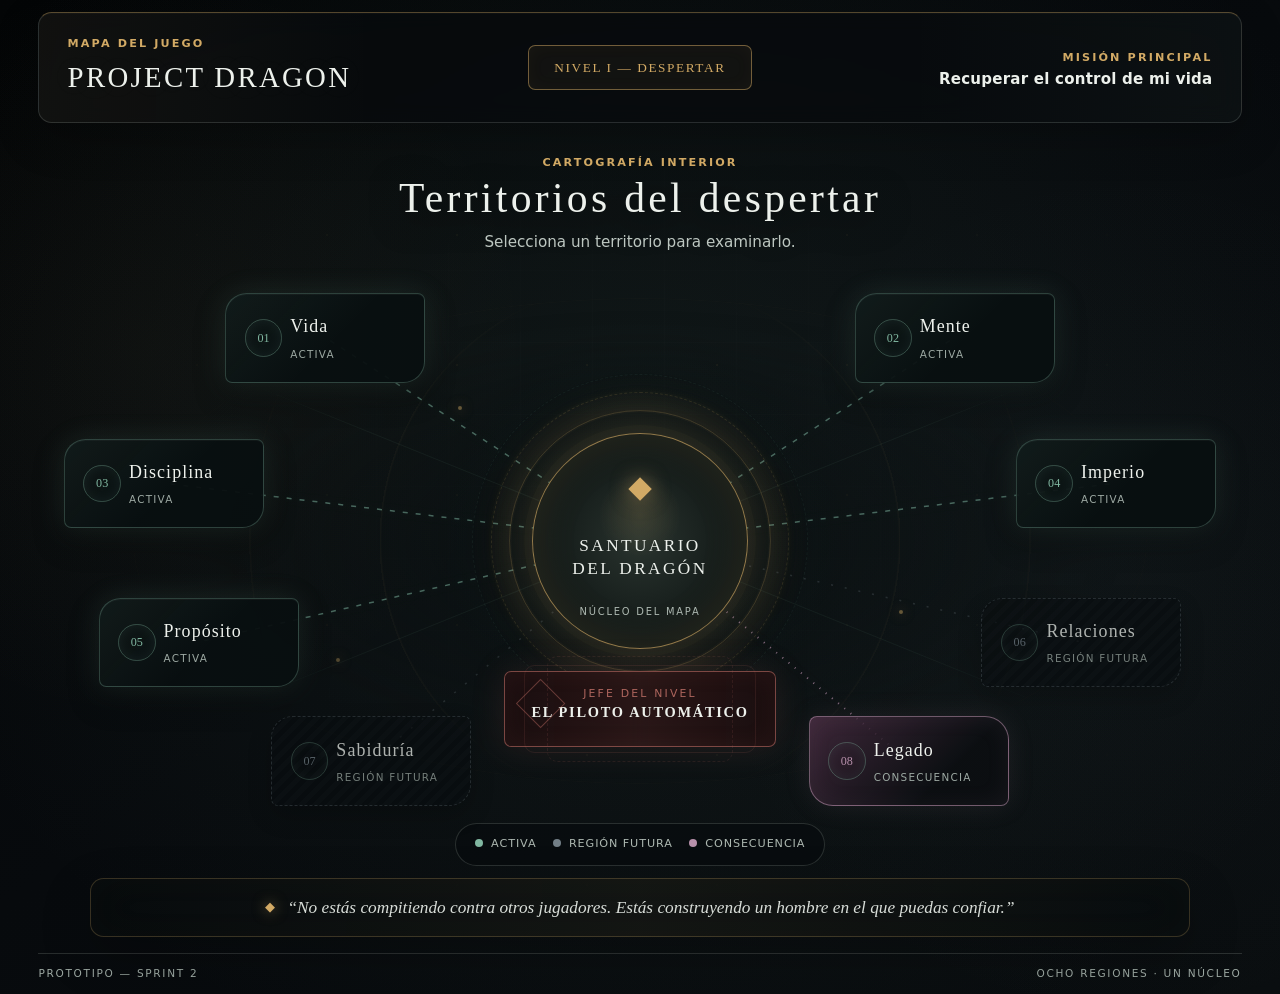
<file: index.html>
<!doctype html>
<html lang="es">
  <head>
    <meta charset="utf-8">
    <meta name="viewport" content="width=device-width, initial-scale=1">
    <meta name="description" content="Prototipo del mapa de juego de PROJECT DRAGON.">
    <title>PROJECT DRAGON</title>
    <link rel="icon" href="data:,">
    <link rel="stylesheet" href="./css/tokens.css">
    <link rel="stylesheet" href="./css/global.css">
    <meta http-equiv="refresh" content="0; url=./pages/mapa.html">
  </head>
  <body class="entry-page">
    <main>
      <p>Entrando a <a href="./pages/mapa.html">PROJECT DRAGON</a>…</p>
    </main>
    <script>
      window.location.replace("./pages/mapa.html");
    </script>
  </body>
</html>
</file>
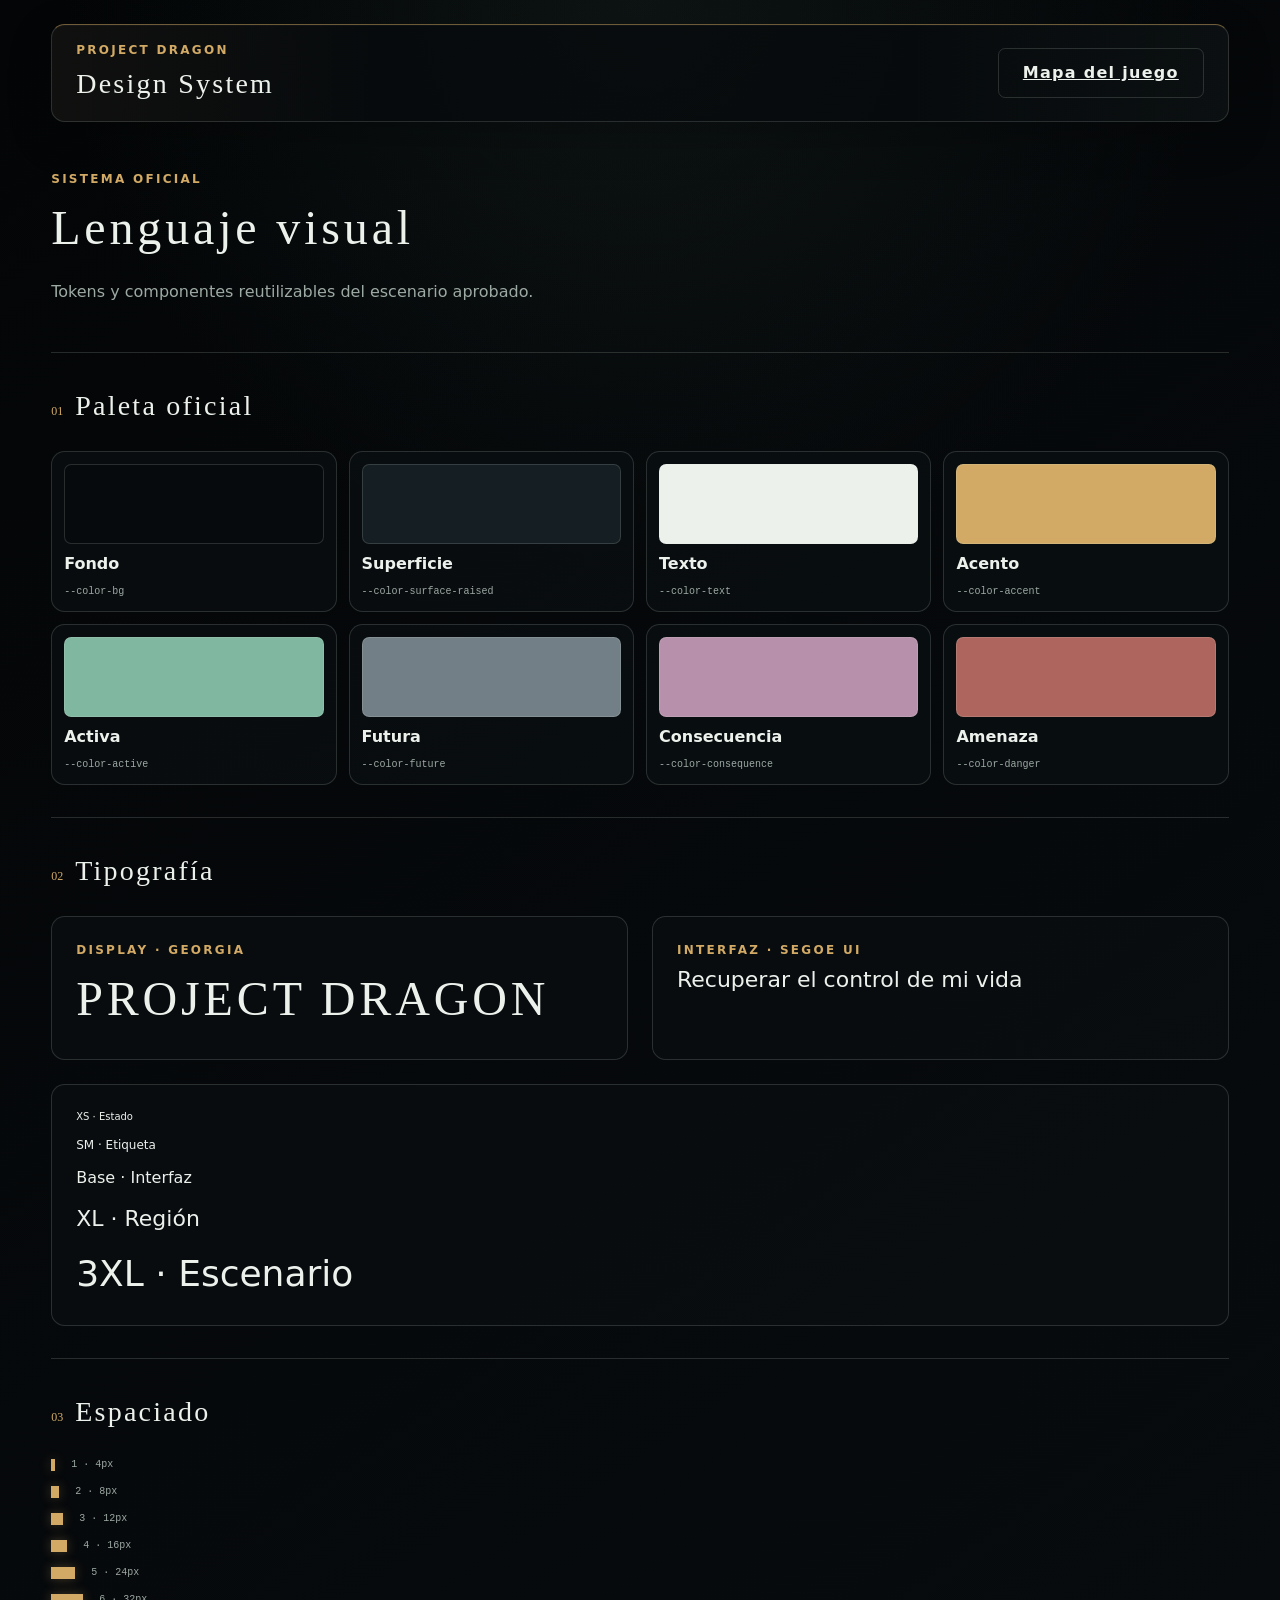
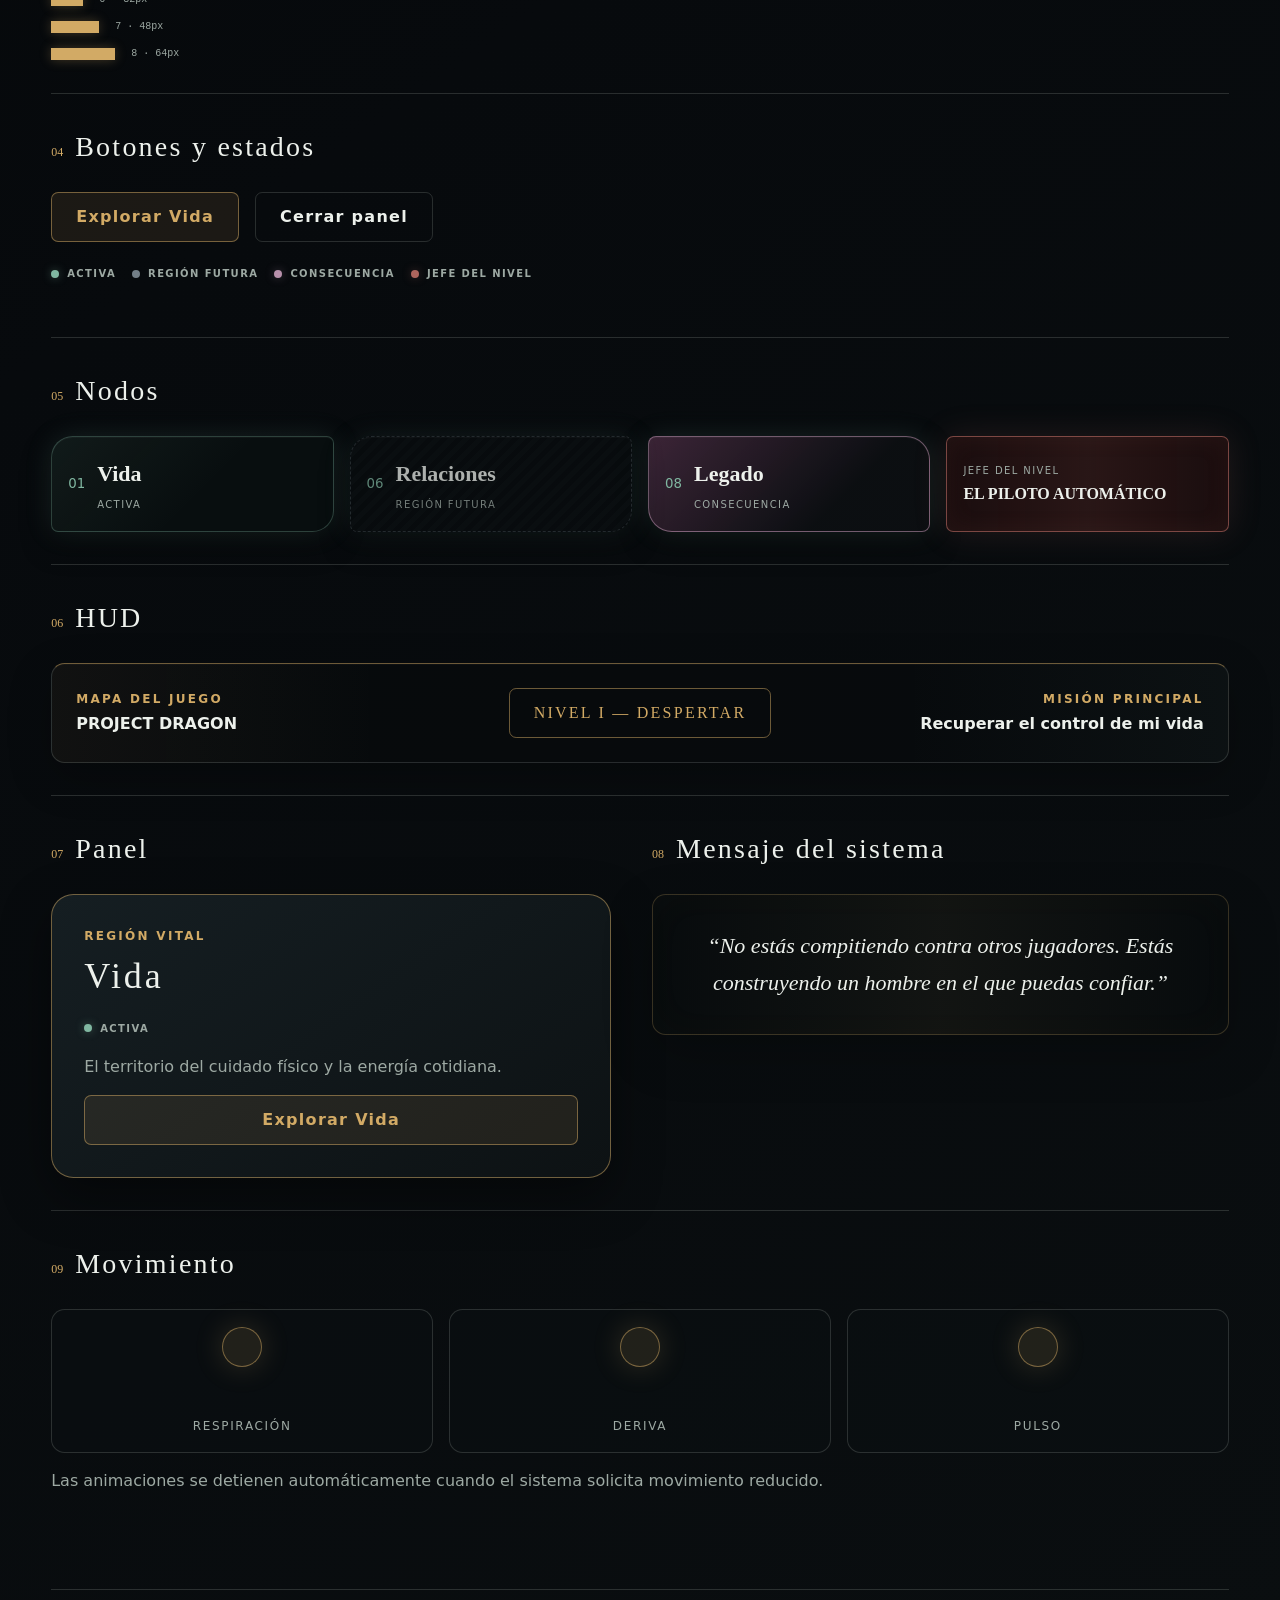
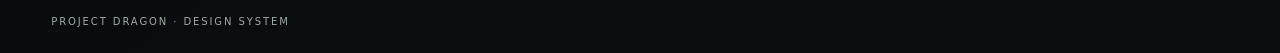
<file: pages/design-system.html>
<!doctype html>
<html lang="es">
  <head>
    <meta charset="utf-8">
    <meta name="viewport" content="width=device-width, initial-scale=1">
    <meta name="description" content="Design System oficial de PROJECT DRAGON.">
    <title>Design System | PROJECT DRAGON</title>
    <link rel="icon" href="data:,">
    <link rel="stylesheet" href="../css/tokens.css">
    <link rel="stylesheet" href="../css/global.css">
    <link rel="stylesheet" href="../css/components.css">
    <link rel="stylesheet" href="../css/design-system.css">
  </head>
  <body class="ds-page">
    <header class="ds-header pd-hud">
      <div>
        <p class="pd-eyebrow">PROJECT DRAGON</p>
        <h1>Design System</h1>
      </div>
      <a class="pd-button pd-button--quiet" href="./mapa.html">Mapa del juego</a>
    </header>

    <main class="ds-main">
      <section class="ds-intro">
        <p class="pd-eyebrow">SISTEMA OFICIAL</p>
        <h2>Lenguaje visual</h2>
        <p>Tokens y componentes reutilizables del escenario aprobado.</p>
      </section>

      <section class="ds-section" aria-labelledby="colors-title">
        <div class="ds-section__heading">
          <span>01</span>
          <h2 id="colors-title">Paleta oficial</h2>
        </div>
        <div class="ds-swatches">
          <article class="ds-swatch" style="--swatch: var(--color-bg)"><i></i><strong>Fondo</strong><code>--color-bg</code></article>
          <article class="ds-swatch" style="--swatch: var(--color-surface-raised)"><i></i><strong>Superficie</strong><code>--color-surface-raised</code></article>
          <article class="ds-swatch" style="--swatch: var(--color-text)"><i></i><strong>Texto</strong><code>--color-text</code></article>
          <article class="ds-swatch" style="--swatch: var(--color-accent)"><i></i><strong>Acento</strong><code>--color-accent</code></article>
          <article class="ds-swatch" style="--swatch: var(--color-active)"><i></i><strong>Activa</strong><code>--color-active</code></article>
          <article class="ds-swatch" style="--swatch: var(--color-future)"><i></i><strong>Futura</strong><code>--color-future</code></article>
          <article class="ds-swatch" style="--swatch: var(--color-consequence)"><i></i><strong>Consecuencia</strong><code>--color-consequence</code></article>
          <article class="ds-swatch" style="--swatch: var(--color-danger)"><i></i><strong>Amenaza</strong><code>--color-danger</code></article>
        </div>
      </section>

      <section class="ds-section" aria-labelledby="type-title">
        <div class="ds-section__heading">
          <span>02</span>
          <h2 id="type-title">Tipografía</h2>
        </div>
        <div class="ds-type-grid">
          <div class="ds-type-display">
            <p class="pd-eyebrow">Display · Georgia</p>
            <p>PROJECT DRAGON</p>
          </div>
          <div class="ds-type-body">
            <p class="pd-eyebrow">Interfaz · Segoe UI</p>
            <p>Recuperar el control de mi vida</p>
          </div>
          <div class="ds-type-scale" aria-label="Escala tipográfica">
            <span style="font-size:var(--text-xs)">XS · Estado</span>
            <span style="font-size:var(--text-sm)">SM · Etiqueta</span>
            <span style="font-size:var(--text-base)">Base · Interfaz</span>
            <span style="font-size:var(--text-xl)">XL · Región</span>
            <span style="font-size:var(--text-3xl)">3XL · Escenario</span>
          </div>
        </div>
      </section>

      <section class="ds-section" aria-labelledby="space-title">
        <div class="ds-section__heading">
          <span>03</span>
          <h2 id="space-title">Espaciado</h2>
        </div>
        <div class="ds-spacing" aria-label="Escala de espaciado">
          <div><i style="width:var(--space-1)"></i><code>1 · 4px</code></div>
          <div><i style="width:var(--space-2)"></i><code>2 · 8px</code></div>
          <div><i style="width:var(--space-3)"></i><code>3 · 12px</code></div>
          <div><i style="width:var(--space-4)"></i><code>4 · 16px</code></div>
          <div><i style="width:var(--space-5)"></i><code>5 · 24px</code></div>
          <div><i style="width:var(--space-6)"></i><code>6 · 32px</code></div>
          <div><i style="width:var(--space-7)"></i><code>7 · 48px</code></div>
          <div><i style="width:var(--space-8)"></i><code>8 · 64px</code></div>
        </div>
      </section>

      <section class="ds-section" aria-labelledby="controls-title">
        <div class="ds-section__heading">
          <span>04</span>
          <h2 id="controls-title">Botones y estados</h2>
        </div>
        <div class="ds-row">
          <button class="pd-button" type="button">Explorar Vida</button>
          <button class="pd-button pd-button--quiet" type="button">Cerrar panel</button>
        </div>
        <div class="ds-row">
          <span class="pd-state">Activa</span>
          <span class="pd-state pd-state--future">Región futura</span>
          <span class="pd-state pd-state--consequence">Consecuencia</span>
          <span class="pd-state pd-state--danger">Jefe del nivel</span>
        </div>
      </section>

      <section class="ds-section" aria-labelledby="nodes-title">
        <div class="ds-section__heading">
          <span>05</span>
          <h2 id="nodes-title">Nodos</h2>
        </div>
        <div class="ds-node-grid">
          <button class="ds-node pd-node" type="button"><small>01</small><strong>Vida</strong><span>Activa</span></button>
          <button class="ds-node pd-node pd-node--future" type="button"><small>06</small><strong>Relaciones</strong><span>Región futura</span></button>
          <button class="ds-node pd-node pd-node--consequence" type="button"><small>08</small><strong>Legado</strong><span>Consecuencia</span></button>
          <button class="ds-boss pd-boss" type="button"><span>JEFE DEL NIVEL</span><strong>EL PILOTO AUTOMÁTICO</strong></button>
        </div>
      </section>

      <section class="ds-section" aria-labelledby="hud-title">
        <div class="ds-section__heading">
          <span>06</span>
          <h2 id="hud-title">HUD</h2>
        </div>
        <div class="ds-hud-demo pd-hud">
          <div><p class="pd-eyebrow">MAPA DEL JUEGO</p><strong>PROJECT DRAGON</strong></div>
          <span>NIVEL I — DESPERTAR</span>
          <div><p class="pd-eyebrow">MISIÓN PRINCIPAL</p><strong>Recuperar el control de mi vida</strong></div>
        </div>
      </section>

      <section class="ds-section ds-two-column" aria-label="Paneles y mensajes">
        <div>
          <div class="ds-section__heading">
            <span>07</span>
            <h2>Panel</h2>
          </div>
          <article class="ds-panel pd-panel">
            <p class="pd-eyebrow">Región vital</p>
            <h3>Vida</h3>
            <span class="pd-state">Activa</span>
            <p>El territorio del cuidado físico y la energía cotidiana.</p>
            <button class="pd-button" type="button">Explorar Vida</button>
          </article>
        </div>
        <div>
          <div class="ds-section__heading">
            <span>08</span>
            <h2>Mensaje del sistema</h2>
          </div>
          <blockquote class="ds-message pd-system-message">
            “No estás compitiendo contra otros jugadores. Estás construyendo un hombre en el que puedas confiar.”
          </blockquote>
        </div>
      </section>

      <section class="ds-section" aria-labelledby="motion-title">
        <div class="ds-section__heading">
          <span>09</span>
          <h2 id="motion-title">Movimiento</h2>
        </div>
        <div class="ds-motion-grid">
          <div><i class="pd-motion--breathe"></i><span>Respiración</span></div>
          <div><i class="pd-motion--drift"></i><span>Deriva</span></div>
          <div><i class="pd-motion--pulse"></i><span>Pulso</span></div>
        </div>
        <p class="ds-note">Las animaciones se detienen automáticamente cuando el sistema solicita movimiento reducido.</p>
      </section>
    </main>

    <footer class="ds-footer">PROJECT DRAGON · DESIGN SYSTEM</footer>
  </body>
</html>
</file>
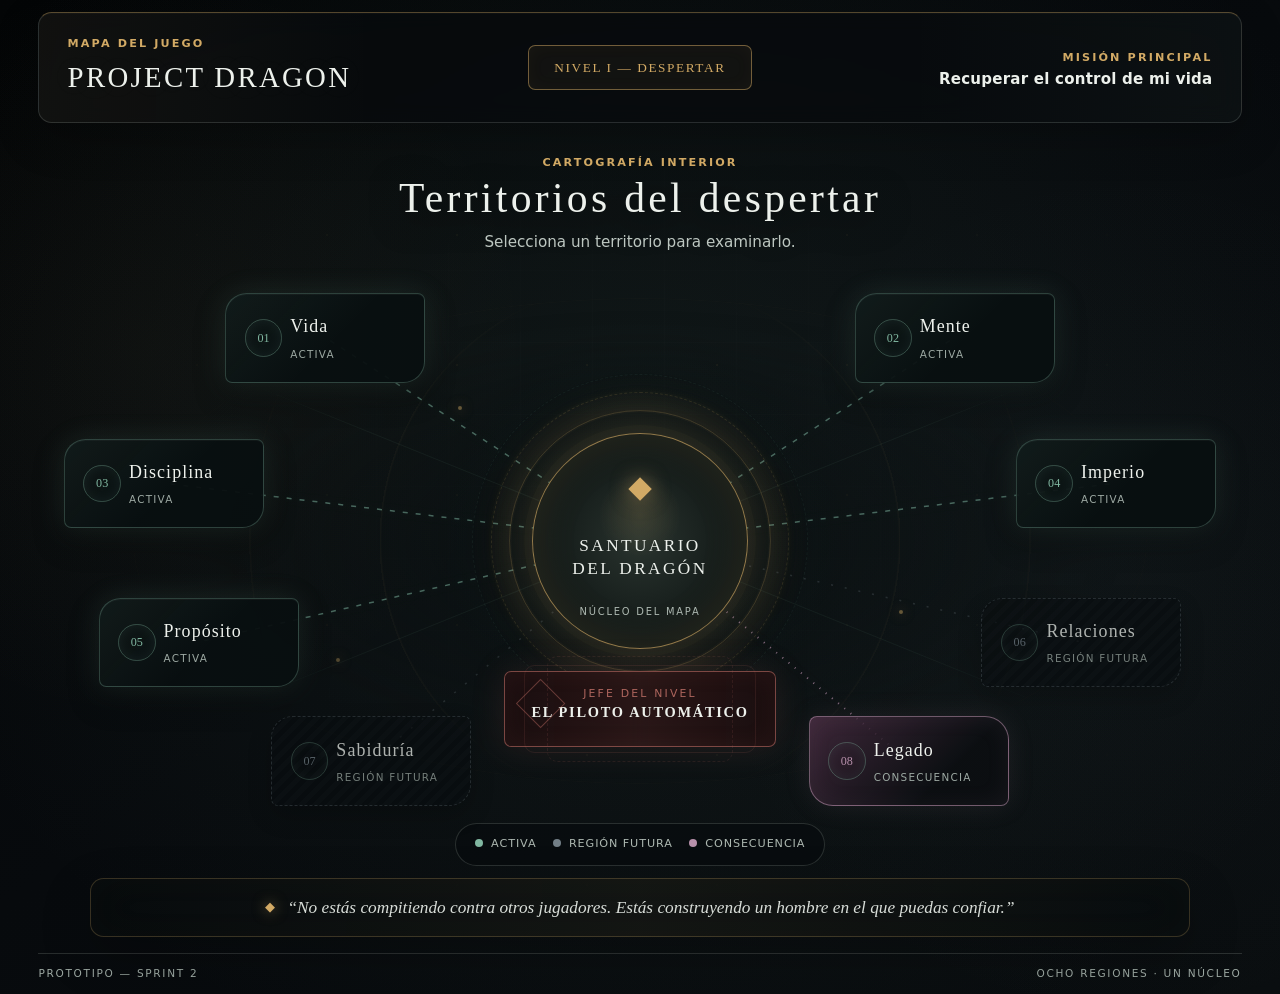
<file: pages/mapa.html>
<!doctype html>
<html lang="es">
  <head>
    <meta charset="utf-8">
    <meta name="viewport" content="width=device-width, initial-scale=1">
    <meta name="description" content="Mapa del juego de PROJECT DRAGON — Nivel I.">
    <title>Mapa del juego | PROJECT DRAGON</title>
    <link rel="icon" href="data:,">
    <link rel="stylesheet" href="../css/tokens.css">
    <link rel="stylesheet" href="../css/global.css">
    <link rel="stylesheet" href="../css/components.css">
    <link rel="stylesheet" href="../css/mapa.css">
  </head>
  <body>
    <div class="app-loading" id="loading-state" role="status" aria-live="polite">Cargando partida…</div>
    <div class="notification-center" id="notification-center" aria-label="Mensajes del sistema"></div>
    <div class="atmosphere" aria-hidden="true"></div>

    <header class="hud pd-hud">
      <div class="hud__identity">
        <p class="eyebrow pd-eyebrow">MAPA DEL JUEGO</p>
        <h1>PROJECT DRAGON</h1>
      </div>
      <div class="hud__level">
        <span>NIVEL I — DESPERTAR</span>
      </div>
      <div class="hud__mission">
        <span class="eyebrow pd-eyebrow">MISIÓN PRINCIPAL</span>
        <strong>Recuperar el control de mi vida</strong>
      </div>
    </header>

    <main>
      <section class="map-section" aria-labelledby="map-title">
        <div class="section-heading">
          <p class="eyebrow pd-eyebrow">CARTOGRAFÍA INTERIOR</p>
          <h2 id="map-title">Territorios del despertar</h2>
          <p>Selecciona un territorio para examinarlo.</p>
        </div>

        <div class="game-map" id="game-map">
          <div class="map-field" aria-hidden="true">
            <span></span>
            <span></span>
            <span></span>
          </div>
          <svg class="map-connections" aria-hidden="true" preserveAspectRatio="none">
            <g id="connection-lines"></g>
          </svg>

          <button class="sanctuary" type="button" data-entity-id="sanctuary" aria-label="Abrir Santuario del Dragón">
            <span class="sanctuary__halo pd-motion--breathe" aria-hidden="true"></span>
            <span class="sanctuary__mark" aria-hidden="true">◆</span>
            <span class="sanctuary__label">SANTUARIO<br>DEL DRAGÓN</span>
            <span class="sanctuary__sub">NÚCLEO DEL MAPA</span>
          </button>

          <div class="region-layer" id="region-layer" role="group" aria-label="Regiones del mapa"></div>

          <button class="boss-node pd-boss" type="button" data-entity-id="boss" aria-label="Abrir Jefe del nivel: El Piloto Automático">
            <span class="boss-node__seal" aria-hidden="true"></span>
            <span class="boss-node__eyebrow">JEFE DEL NIVEL</span>
            <strong>EL PILOTO AUTOMÁTICO</strong>
          </button>
        </div>

        <div class="map-legend" aria-label="Leyenda de estados">
          <span><i class="legend-dot legend-dot--active"></i> Activa</span>
          <span><i class="legend-dot legend-dot--future"></i> Región futura</span>
          <span><i class="legend-dot legend-dot--consequence"></i> Consecuencia</span>
        </div>

        <blockquote class="central-quote pd-system-message">
          <span class="central-quote__mark" aria-hidden="true">◆</span>
          “No estás compitiendo contra otros jugadores. Estás construyendo un hombre en el que puedas confiar.”
        </blockquote>
      </section>
    </main>

    <footer class="map-footer">
      <span>PROTOTIPO — SPRINT 2</span>
      <span>OCHO REGIONES · UN NÚCLEO</span>
    </footer>

    <div class="dialog-backdrop" id="dialog-backdrop" hidden>
      <section class="region-dialog pd-panel" id="region-dialog" role="dialog" aria-modal="true" aria-labelledby="dialog-title" aria-describedby="dialog-description">
        <button class="dialog-close" type="button" aria-label="Cerrar panel">
          <span aria-hidden="true">×</span>
        </button>
        <p class="dialog-kicker" id="dialog-category"></p>
        <h2 id="dialog-title"></h2>
        <span class="dialog-state" id="dialog-state"></span>
        <div id="dialog-content"></div>
      </section>
    </div>

    <script type="module" src="../js/mapa.js"></script>
  </body>
</html>
</file>
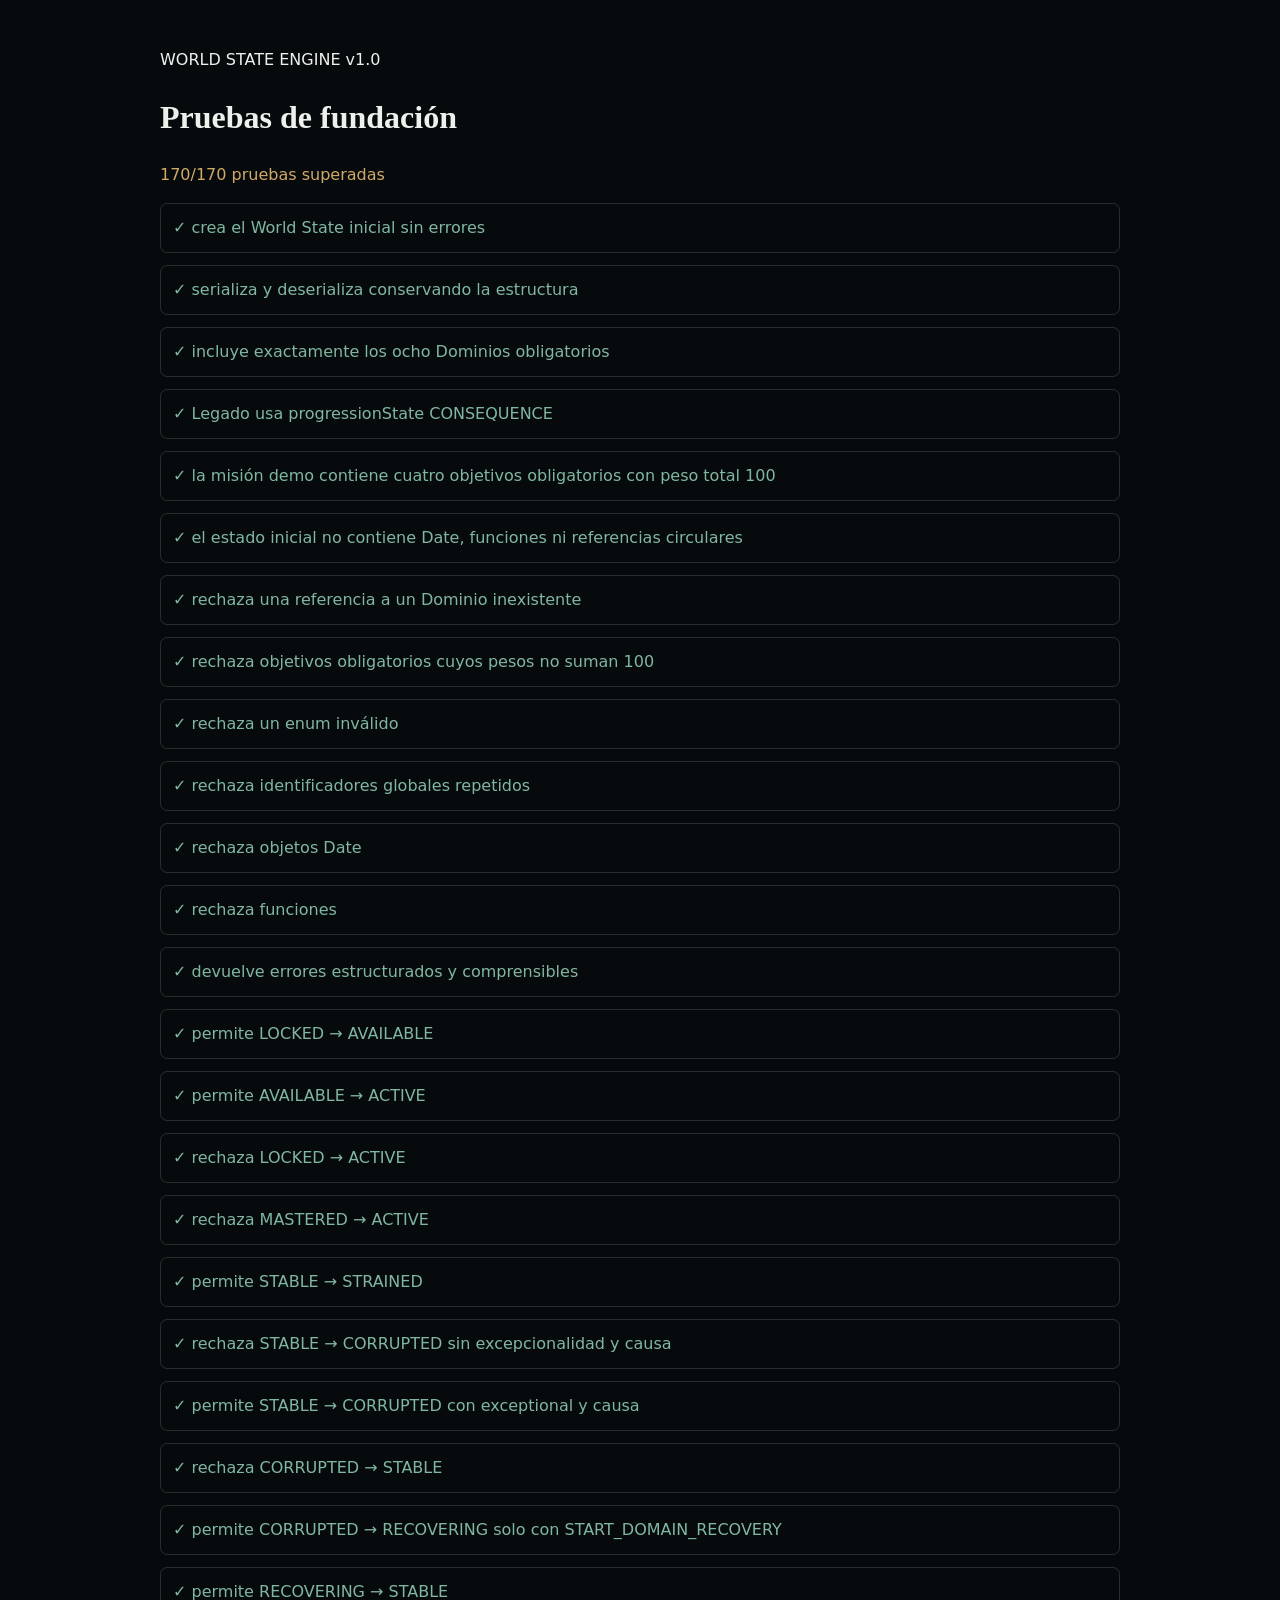
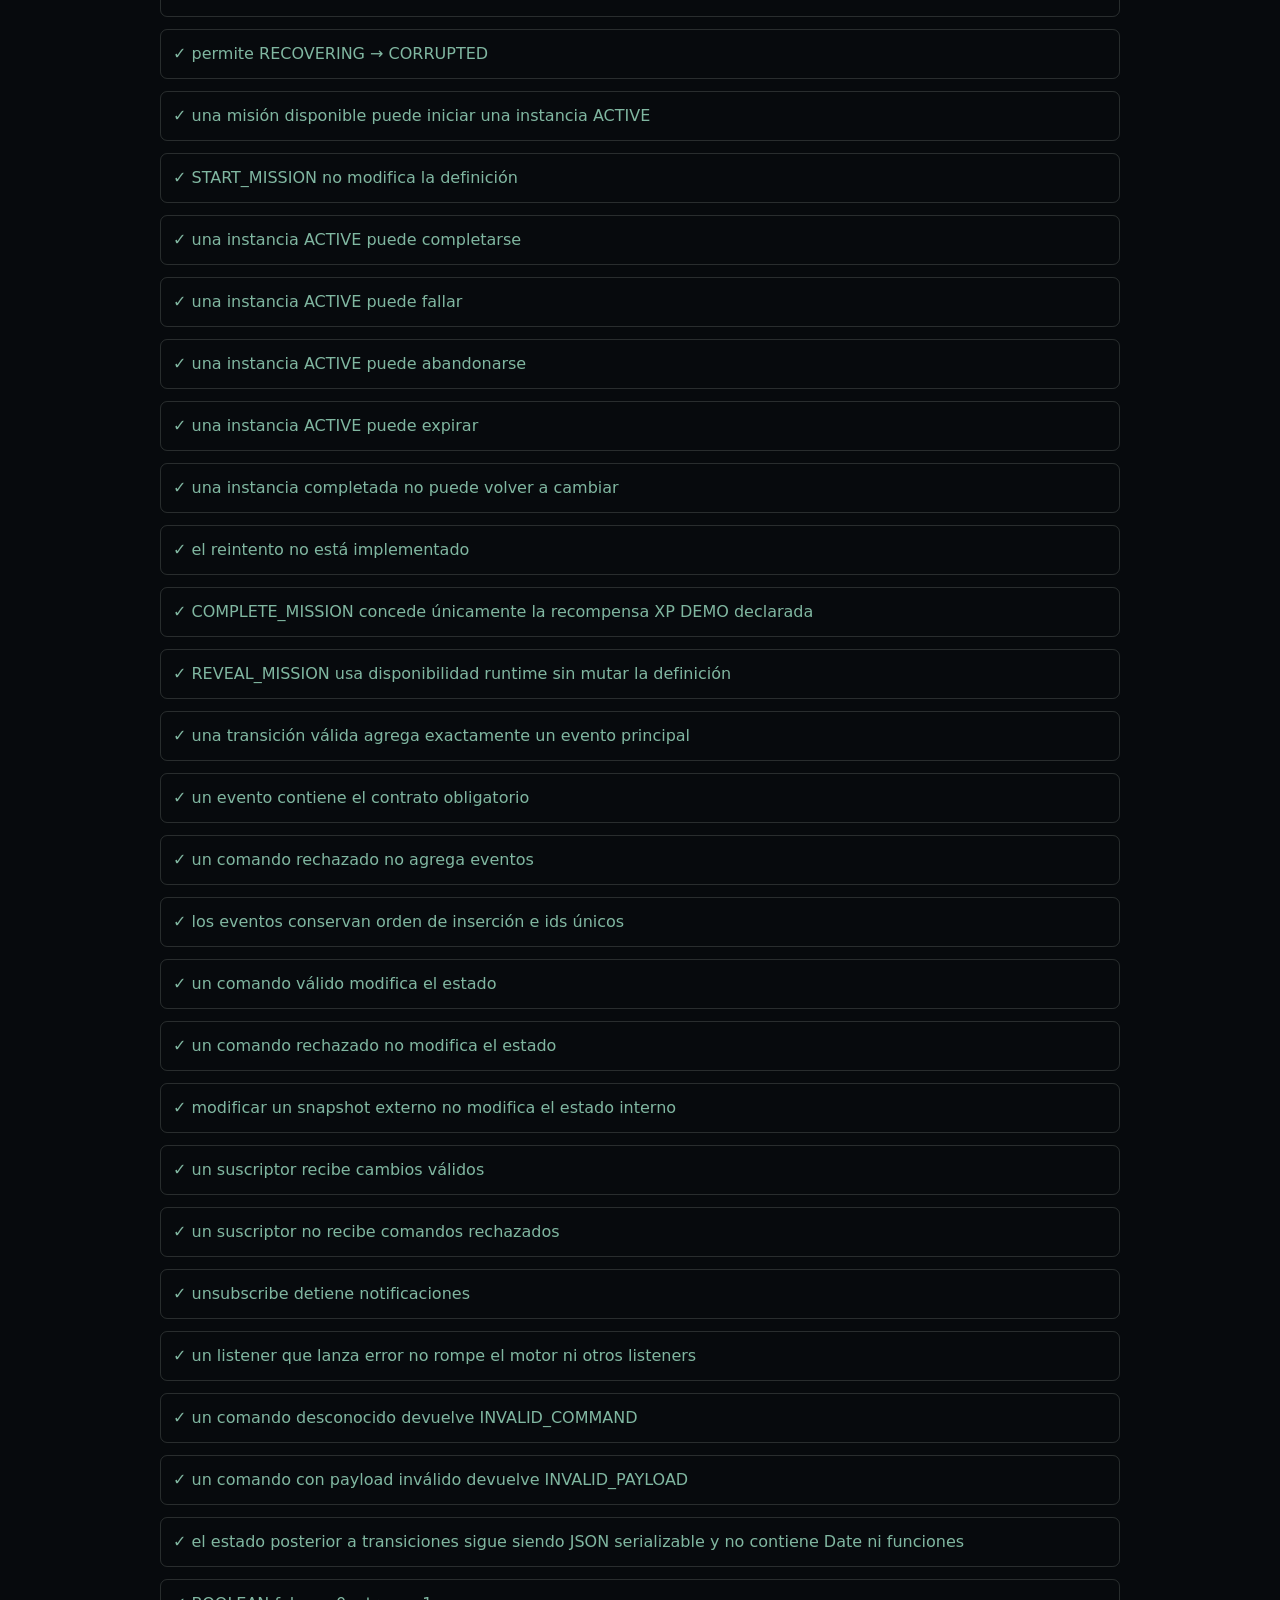
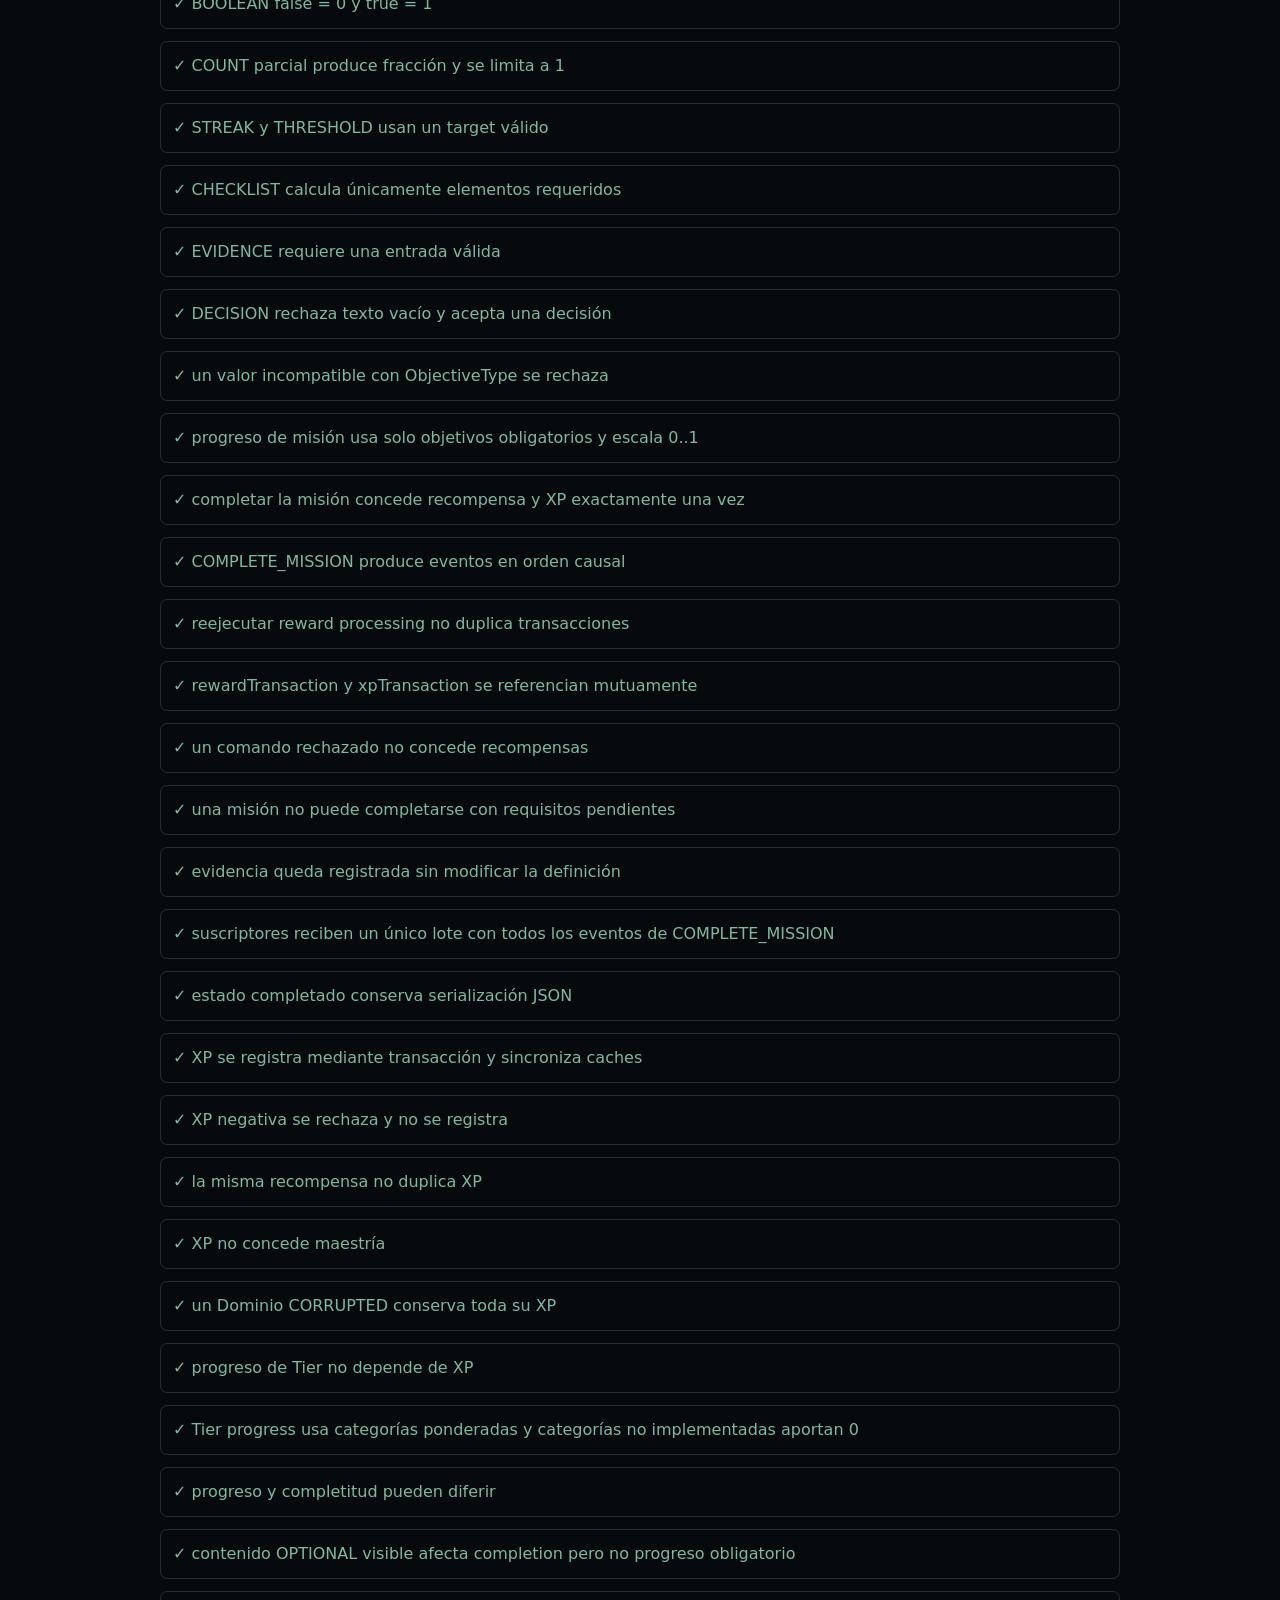
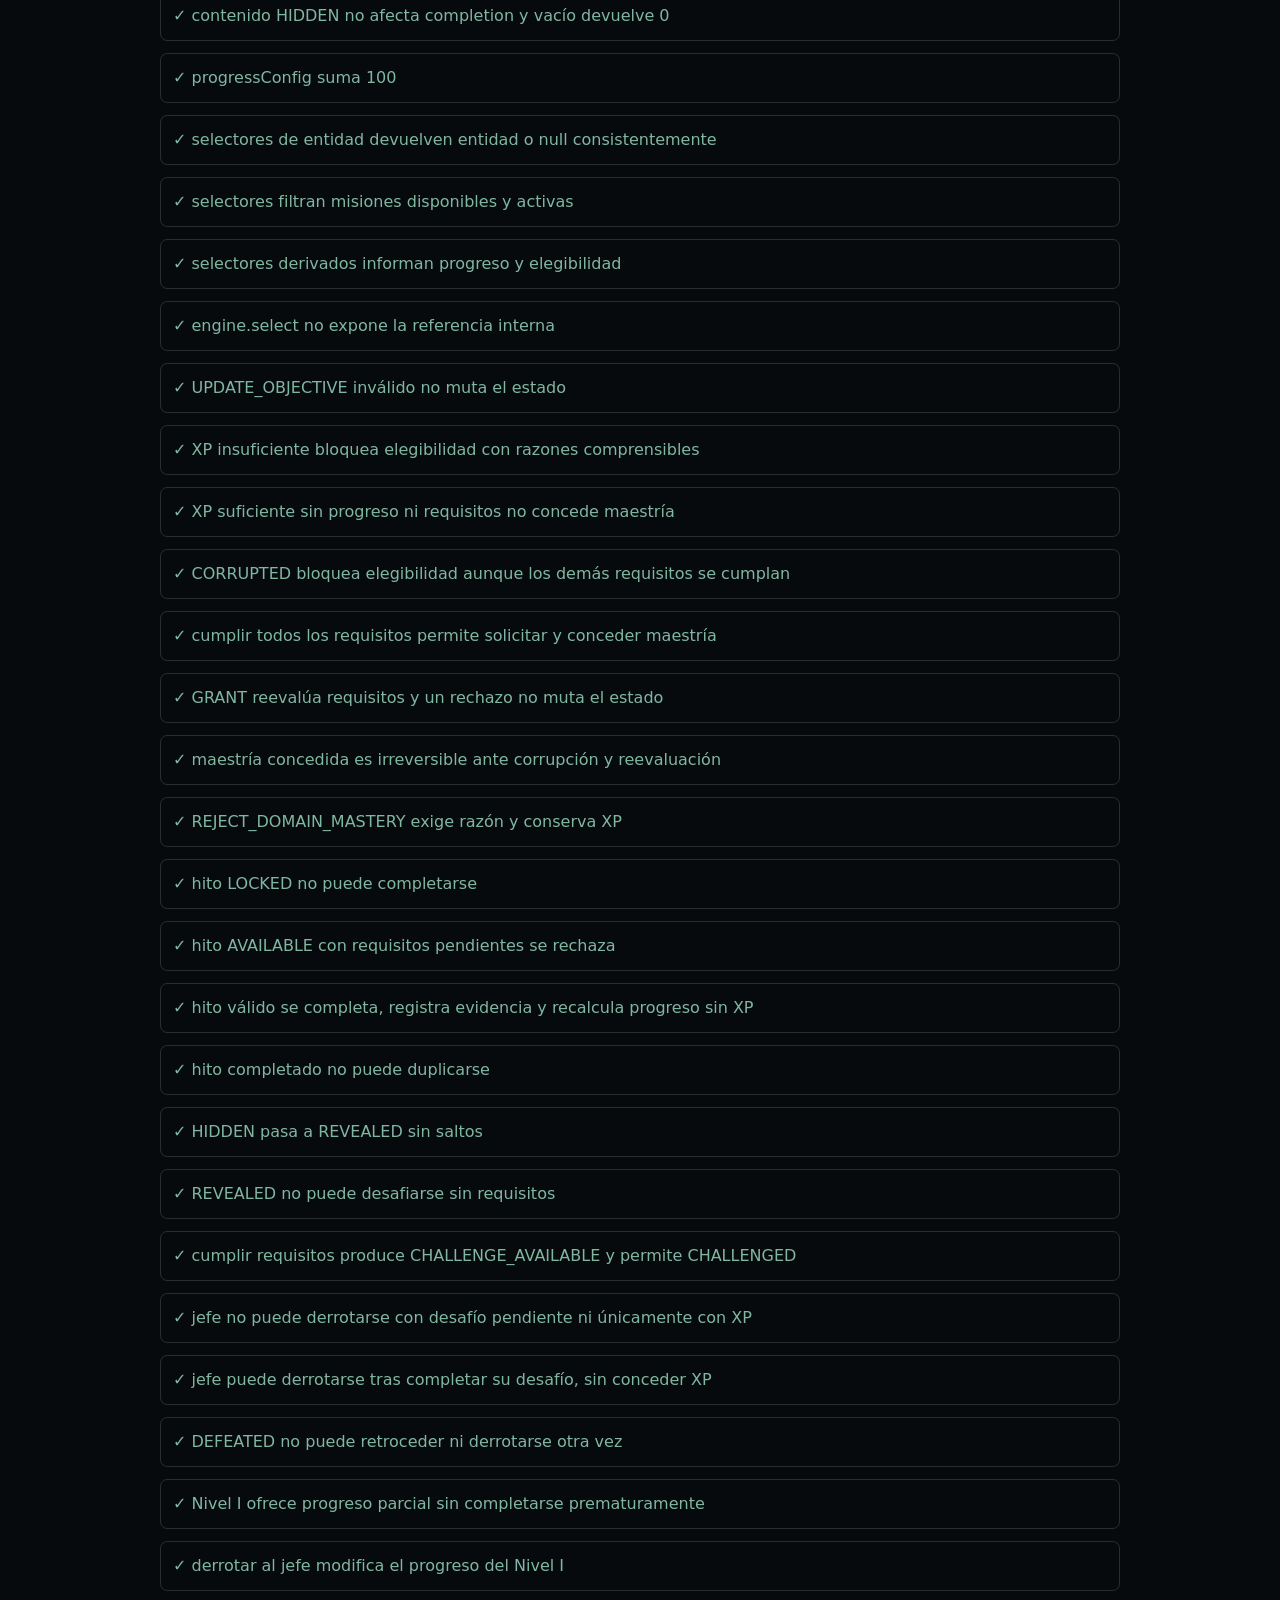
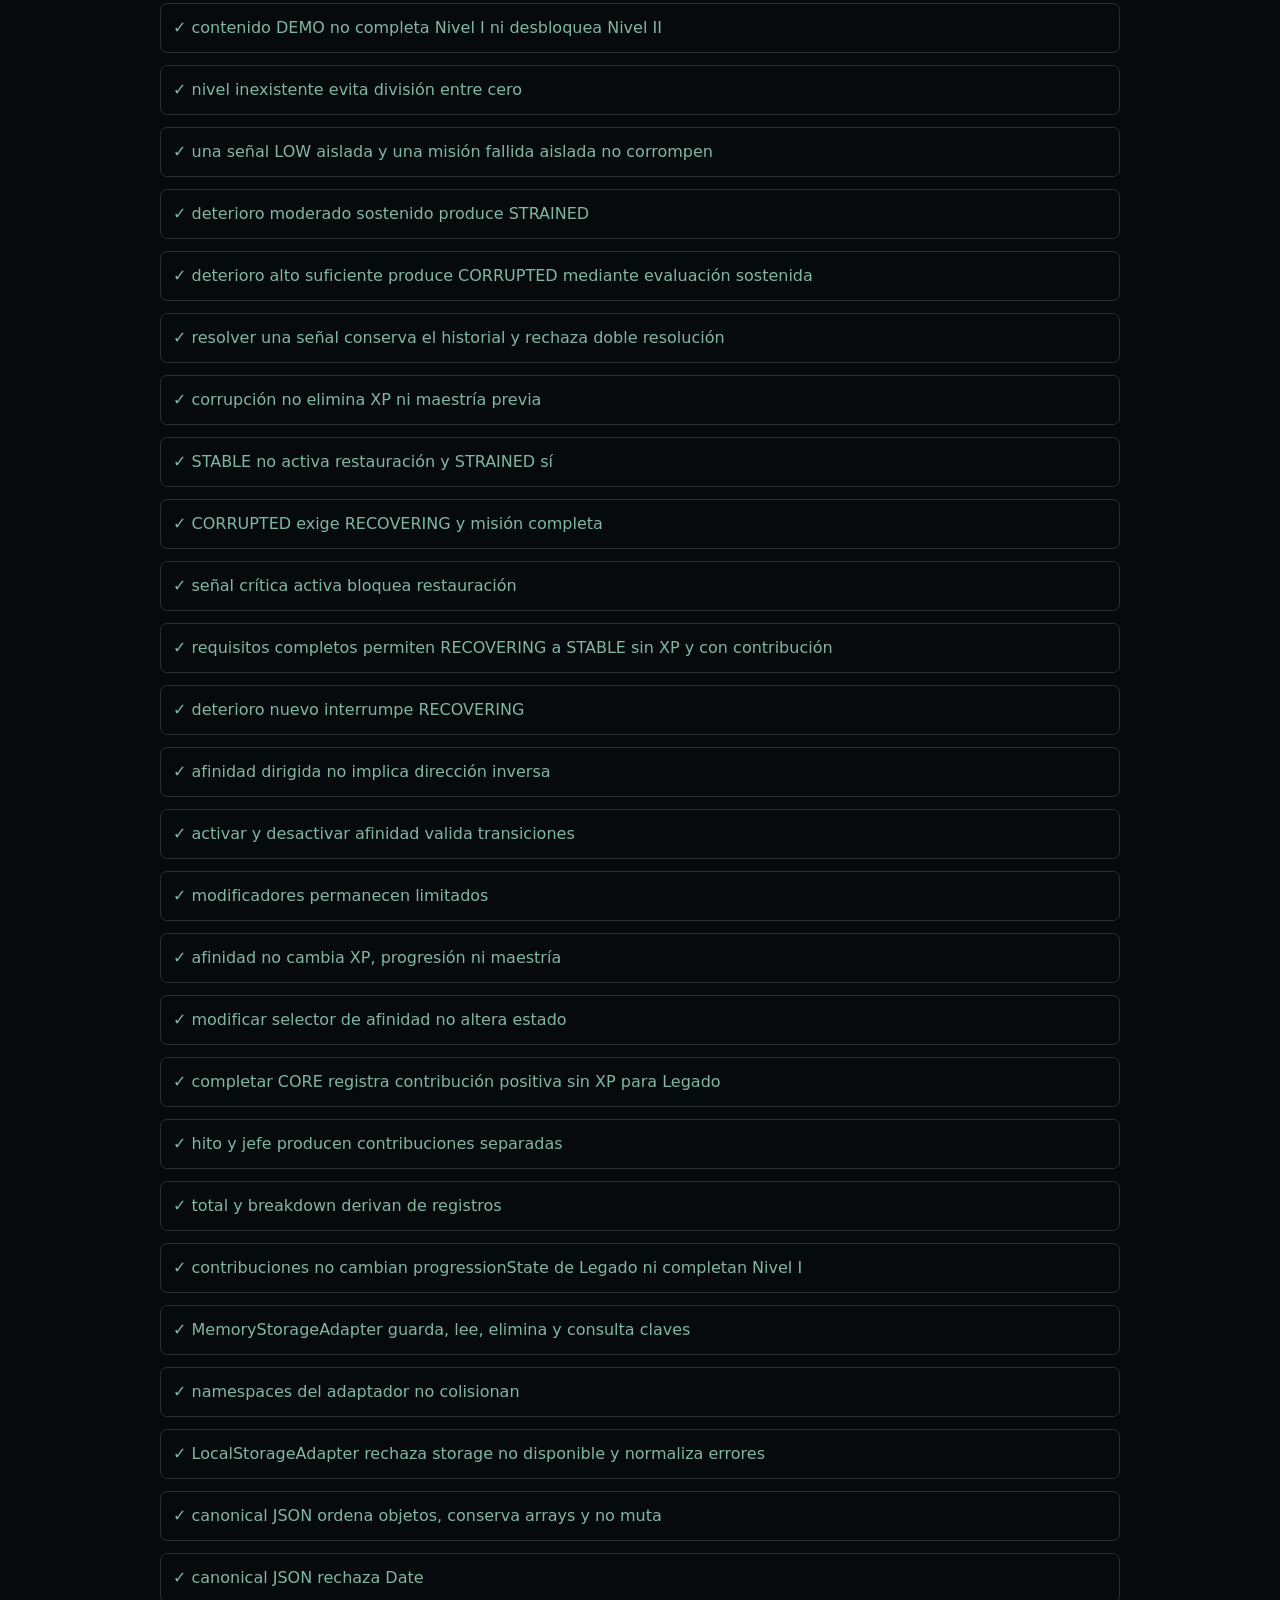
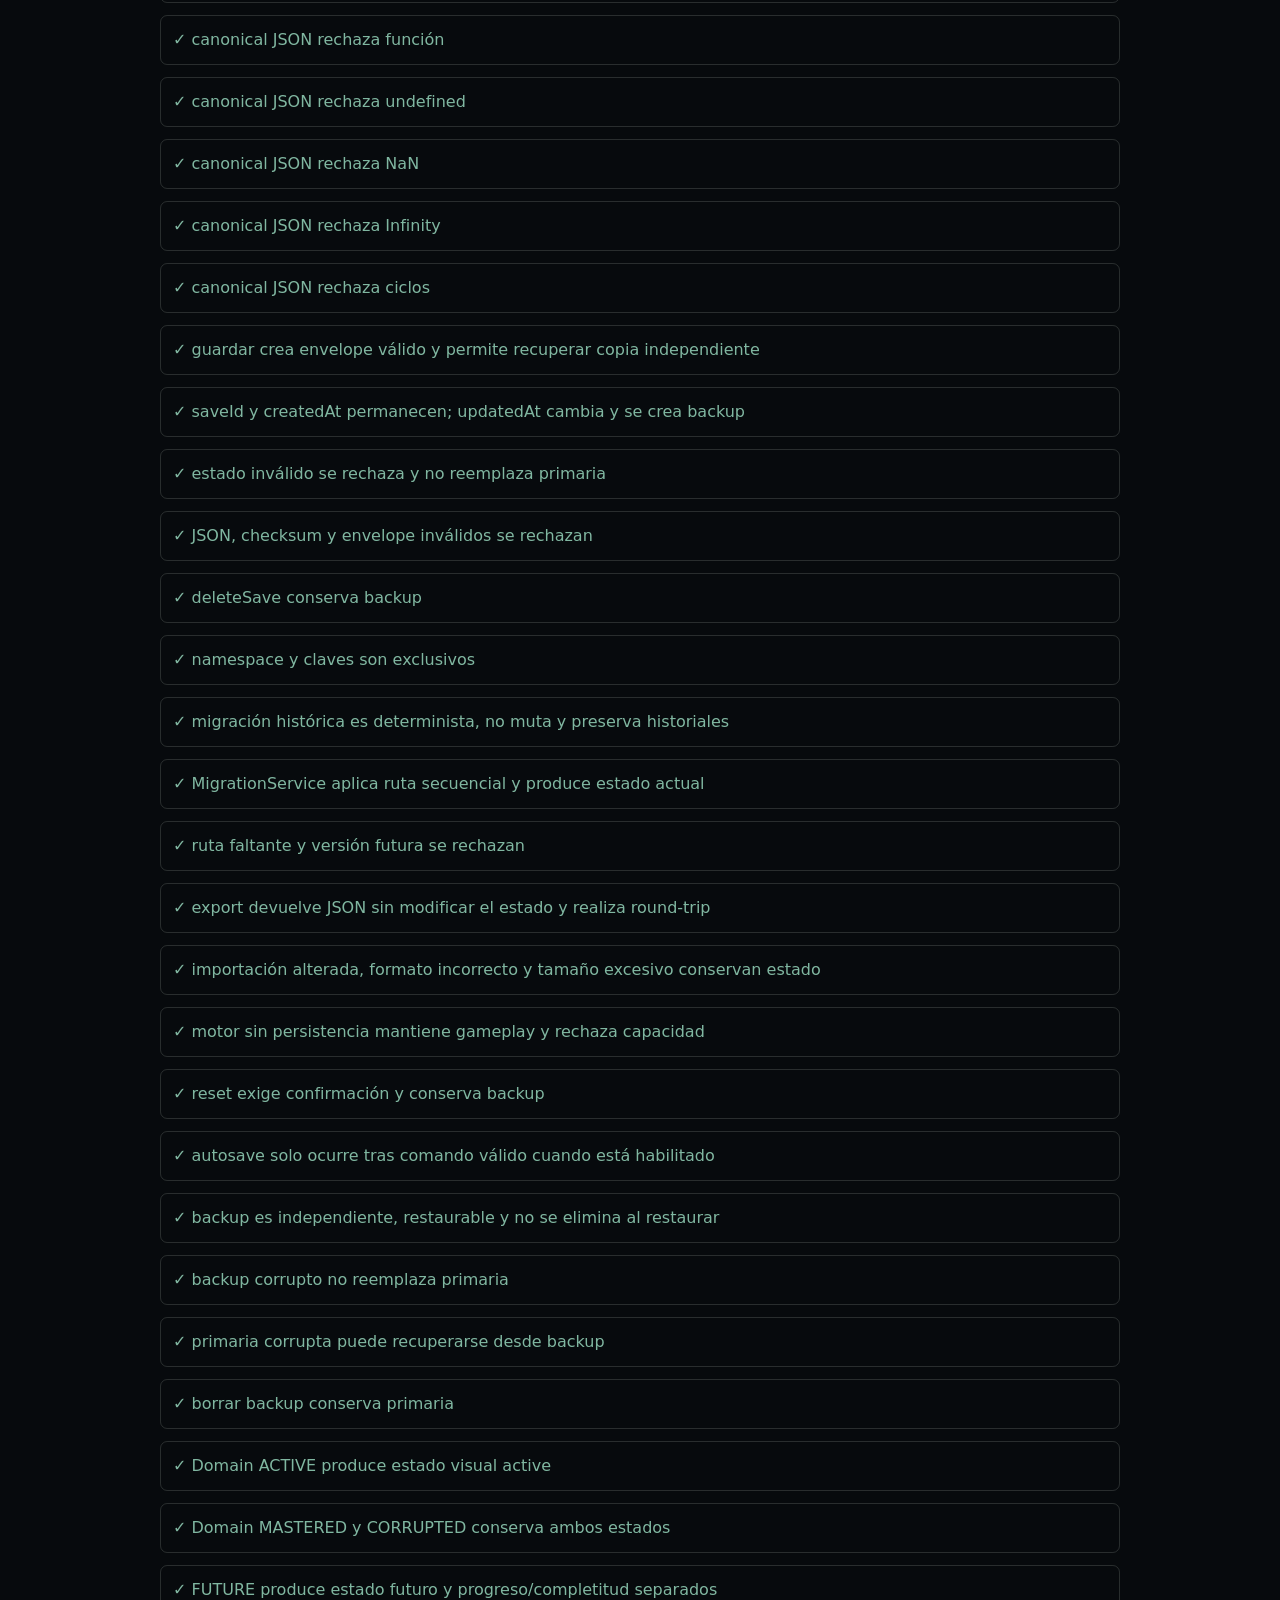
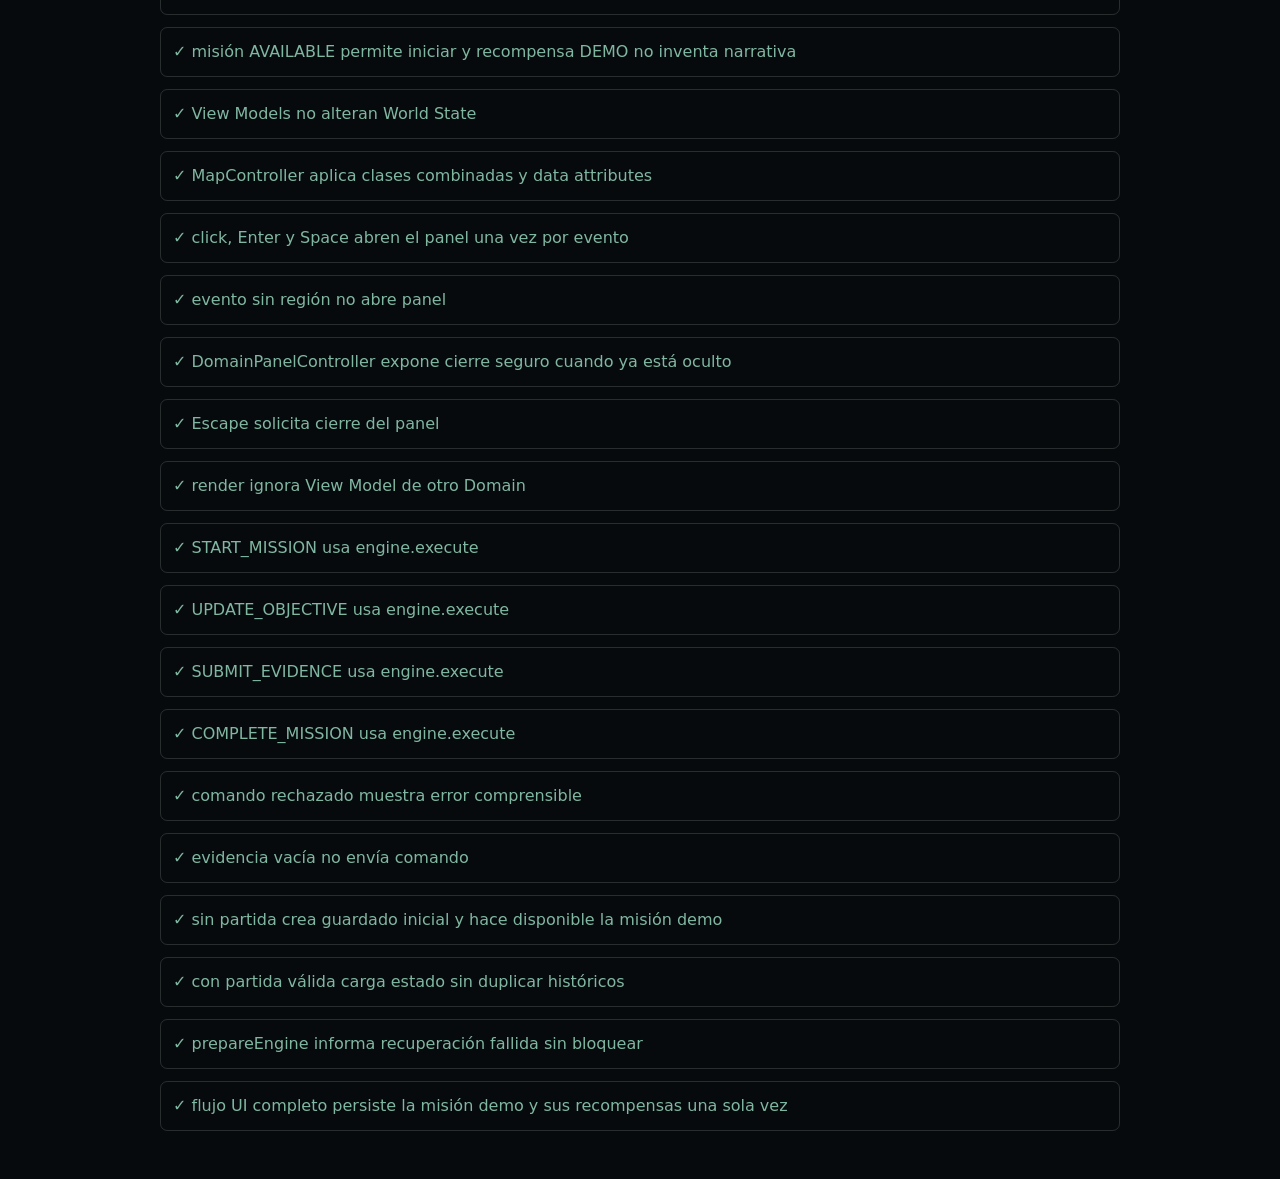
<file: tests/test-runner.html>
<!doctype html>
<html lang="es">
  <head>
    <meta charset="utf-8">
    <meta name="viewport" content="width=device-width, initial-scale=1">
    <title>Pruebas | PROJECT DRAGON</title>
    <link rel="icon" href="data:,">
    <link rel="stylesheet" href="../css/tokens.css">
    <link rel="stylesheet" href="../css/global.css">
    <style>
      body { padding: var(--space-6); }
      main { width: min(100%, 60rem); margin: auto; }
      h1 { font-family: var(--font-display); }
      #test-summary { color: var(--color-accent); }
      #test-results { display: grid; gap: var(--space-3); padding: 0; list-style: none; }
      #test-results li { padding: var(--space-3); border: var(--border-subtle); border-radius: var(--radius-sm); }
      [data-status="passed"] { color: var(--color-active); }
      [data-status="failed"] { color: var(--color-danger); }
    </style>
  </head>
  <body>
    <main>
      <p class="pd-eyebrow">WORLD STATE ENGINE v1.0</p>
      <h1>Pruebas de fundación</h1>
      <p id="test-summary" aria-live="polite">Ejecutando pruebas…</p>
      <ol id="test-results"></ol>
    </main>
    <script type="module" src="./test-runner.js"></script>
  </body>
</html>
</file>
<file: css/tokens.css>
:root {
  color-scheme: dark;

  /* Color */
  --color-bg: #070a0d;
  --color-bg-deep: #030506;
  --color-surface: rgba(17, 24, 28, 0.92);
  --color-surface-raised: #151e22;
  --color-surface-map: rgba(8, 13, 15, 0.58);
  --color-text: #edf1ec;
  --color-text-muted: #9da9a3;
  --color-accent: #d2aa65;
  --color-accent-soft: #8e7348;
  --color-active: #80b7a1;
  --color-future: #737f87;
  --color-consequence: #b790ab;
  --color-danger: #ad655d;
  --color-border: rgba(214, 226, 217, 0.16);
  --color-border-strong: rgba(210, 170, 101, 0.5);
  --color-overlay: rgba(2, 4, 5, 0.78);
  --surface-hud:
    linear-gradient(90deg, rgba(210, 170, 101, 0.05), transparent 28%, transparent 72%, rgba(128, 183, 161, 0.04)),
    rgba(7, 11, 13, 0.72);
  --surface-node:
    linear-gradient(135deg, rgba(128, 183, 161, 0.075), transparent 55%),
    rgba(9, 15, 16, 0.94);
  --surface-node-future:
    repeating-linear-gradient(135deg, rgba(115, 127, 135, 0.03) 0 5px, transparent 5px 10px),
    rgba(9, 13, 16, 0.93);
  --surface-node-consequence: linear-gradient(135deg, rgba(80, 47, 71, 0.72), rgba(12, 15, 18, 0.96) 68%);
  --surface-danger:
    linear-gradient(90deg, transparent, rgba(173, 101, 93, 0.1), transparent),
    rgba(28, 14, 15, 0.94);
  --surface-panel: linear-gradient(145deg, var(--color-surface-raised), #0d1214);
  --surface-system:
    linear-gradient(90deg, transparent, rgba(210, 170, 101, 0.055), transparent),
    rgba(8, 12, 13, 0.62);

  /* Typography */
  --font-display: Georgia, "Times New Roman", serif;
  --font-body: "Segoe UI", system-ui, -apple-system, sans-serif;
  --text-xs: 0.625rem;
  --text-sm: 0.75rem;
  --text-md: 0.875rem;
  --text-base: 1rem;
  --text-lg: 1.125rem;
  --text-xl: 1.375rem;
  --text-2xl: 1.75rem;
  --text-3xl: 2.25rem;
  --text-4xl: 3rem;
  --leading-tight: 1.15;
  --leading-normal: 1.5;
  --leading-relaxed: 1.7;
  --tracking-ui: 0.08em;
  --tracking-wide: 0.14em;
  --tracking-label: 0.19em;

  /* Spacing: 4px base rhythm */
  --space-0: 0;
  --space-1: 0.25rem;
  --space-2: 0.5rem;
  --space-3: 0.75rem;
  --space-4: 1rem;
  --space-5: 1.5rem;
  --space-6: 2rem;
  --space-7: 3rem;
  --space-8: 4rem;

  /* Borders and radii */
  --border-subtle: 1px solid var(--color-border);
  --border-accent: 1px solid var(--color-border-strong);
  --border-active: 1px solid rgba(128, 183, 161, 0.3);
  --border-future: 1px dashed rgba(115, 127, 135, 0.36);
  --border-consequence: 1px solid rgba(183, 144, 171, 0.58);
  --border-danger: 1px solid rgba(173, 101, 93, 0.66);
  --radius-xs: 0.25rem;
  --radius-sm: 0.45rem;
  --radius-md: 0.85rem;
  --radius-lg: 1.4rem;
  --radius-node: 1.35rem 0.45rem 1.35rem 0.45rem;
  --radius-consequence: 0.5rem 1.5rem 0.5rem 1.5rem;
  --radius-pill: 999px;

  /* Elevation */
  --shadow-soft: 0 18px 50px rgba(0, 0, 0, 0.42);
  --shadow-glow: 0 0 30px rgba(210, 170, 101, 0.2);
  --shadow-active: 0 0 28px rgba(128, 183, 161, 0.14);
  --shadow-danger: 0 0 34px rgba(173, 101, 93, 0.16);
  --shadow-node: inset 0 1px rgba(255, 255, 255, 0.035), var(--shadow-active), 0 12px 30px rgba(0, 0, 0, 0.34);
  --shadow-hud: inset 0 1px rgba(255, 255, 255, 0.025), 0 14px 44px rgba(0, 0, 0, 0.24);
  --shadow-system: inset 0 0 40px rgba(210, 170, 101, 0.025), 0 18px 50px rgba(0, 0, 0, 0.22);

  /* Motion */
  --transition-fast: 160ms ease;
  --transition-base: 240ms ease;
  --transition-slow: 700ms ease;
  --duration-ambient: 4s;
  --duration-drift: 22s;
  --duration-orbit: 60s;
  --ease-standard: cubic-bezier(0.2, 0.8, 0.2, 1);

  /* Layout */
  --content-max: 1640px;
  --control-min: 2.75rem;
  --panel-max: 35rem;
}
</file>
<file: css/global.css>
*,
*::before,
*::after {
  box-sizing: border-box;
}

html {
  min-width: 320px;
  scroll-behavior: smooth;
}

body {
  margin: 0;
  min-height: 100vh;
  background: var(--color-bg);
  color: var(--color-text);
  font-family: var(--font-body);
  line-height: 1.5;
}

button,
a {
  font: inherit;
}

button {
  color: inherit;
}

:focus-visible {
  outline: 2px solid var(--color-accent);
  outline-offset: 4px;
}

.sr-only {
  position: absolute;
  width: 1px;
  height: 1px;
  padding: 0;
  margin: -1px;
  overflow: hidden;
  clip: rect(0, 0, 0, 0);
  white-space: nowrap;
  border: 0;
}

.entry-page {
  display: grid;
  place-items: center;
}

.entry-page a {
  color: var(--color-accent);
}

@media (prefers-reduced-motion: reduce) {
  *,
  *::before,
  *::after {
    scroll-behavior: auto !important;
    animation-duration: 0.01ms !important;
    animation-iteration-count: 1 !important;
    transition-duration: 0.01ms !important;
  }
}
</file>
<file: css/components.css>
/* PROJECT DRAGON — reusable component layer */

.pd-eyebrow {
  margin: 0 0 var(--space-1);
  color: var(--color-accent);
  font-size: var(--text-sm);
  font-weight: 700;
  letter-spacing: var(--tracking-label);
  text-transform: uppercase;
}

.pd-hud {
  border: var(--border-subtle);
  border-top-color: var(--color-border-strong);
  border-radius: var(--radius-md);
  background: var(--surface-hud);
  box-shadow: var(--shadow-hud);
}

.pd-node {
  min-height: var(--control-min);
  border: var(--border-active);
  border-radius: var(--radius-node);
  background: var(--surface-node);
  box-shadow: var(--shadow-node);
  transition:
    transform var(--transition-fast),
    border-color var(--transition-fast),
    background var(--transition-fast);
}

.pd-node:hover,
.pd-node:focus-visible {
  transform: translateY(-4px);
  border-color: var(--color-active);
}

.pd-node--future {
  opacity: 0.72;
  border: var(--border-future);
  background: var(--surface-node-future);
}

.pd-node--consequence {
  border: var(--border-consequence);
  border-radius: var(--radius-consequence);
  background: var(--surface-node-consequence);
}

.pd-state {
  display: inline-flex;
  align-items: center;
  gap: var(--space-2);
  color: var(--color-text-muted);
  font-size: var(--text-xs);
  font-weight: 700;
  letter-spacing: var(--tracking-wide);
  text-transform: uppercase;
}

.pd-state::before {
  content: "";
  width: 0.5rem;
  height: 0.5rem;
  border-radius: 50%;
  background: var(--color-active);
  box-shadow: 0 0 10px rgba(128, 183, 161, 0.4);
}

.pd-state--future::before { background: var(--color-future); box-shadow: none; }
.pd-state--consequence::before { background: var(--color-consequence); box-shadow: 0 0 10px rgba(183, 144, 171, 0.35); }
.pd-state--danger::before { background: var(--color-danger); box-shadow: 0 0 10px rgba(173, 101, 93, 0.35); }

.pd-button {
  min-height: var(--control-min);
  padding: var(--space-3) var(--space-5);
  border: var(--border-accent);
  border-radius: var(--radius-sm);
  background: rgba(210, 170, 101, 0.1);
  color: var(--color-accent);
  cursor: pointer;
  font-weight: 600;
  letter-spacing: var(--tracking-ui);
  transition: background var(--transition-fast), border-color var(--transition-fast);
}

.pd-button:hover,
.pd-button:focus-visible {
  border-color: var(--color-accent);
  background: rgba(210, 170, 101, 0.18);
}

.pd-button--quiet {
  border-color: var(--color-border);
  background: transparent;
  color: var(--color-text);
}

.pd-boss {
  position: relative;
  border: var(--border-danger);
  border-radius: var(--radius-sm);
  background: var(--surface-danger);
  box-shadow: inset 0 0 24px rgba(173, 101, 93, 0.08), var(--shadow-danger);
}

.pd-panel {
  border: var(--border-accent);
  border-radius: var(--radius-lg);
  background: var(--surface-panel);
  box-shadow: var(--shadow-soft);
}

.pd-system-message {
  border: 1px solid rgba(210, 170, 101, 0.24);
  border-radius: var(--radius-md);
  background: var(--surface-system);
  box-shadow: var(--shadow-system);
}

.pd-motion--breathe { animation: pd-breathe var(--duration-ambient) ease-in-out infinite; }
.pd-motion--drift { animation: pd-drift var(--duration-drift) ease-in-out infinite alternate; }
.pd-motion--pulse { animation: pd-pulse 5.5s ease-in-out infinite; }

@keyframes pd-breathe {
  50% { transform: scale(1.06); opacity: 0.45; }
}

@keyframes pd-drift {
  to { transform: translate3d(2%, -1.5%, 0) rotate(0.25deg); }
}

@keyframes pd-pulse {
  40% { opacity: 0.35; transform: scaleX(1.025); }
}
</file>
<file: css/design-system.css>
.ds-page {
  overflow-x: hidden;
  background:
    radial-gradient(circle at 50% 0%, rgba(57, 82, 73, 0.18), transparent 36rem),
    linear-gradient(145deg, var(--color-bg-deep), var(--color-bg) 48%, #0a0e10);
}

.ds-header,
.ds-main,
.ds-footer {
  width: min(92%, 1280px);
  margin-inline: auto;
}

.ds-header {
  display: flex;
  align-items: center;
  justify-content: space-between;
  margin-top: var(--space-5);
  padding: var(--space-4) var(--space-5);
}

.ds-header h1,
.ds-intro h2,
.ds-section h2,
.ds-panel h3 {
  margin: 0;
  font-family: var(--font-display);
  font-weight: 500;
  letter-spacing: var(--tracking-ui);
}

.ds-header h1 { font-size: var(--text-2xl); }

.ds-main {
  padding-block: var(--space-7);
}

.ds-intro {
  max-width: 44rem;
  margin-bottom: var(--space-7);
}

.ds-intro h2 {
  font-size: clamp(var(--text-3xl), 5vw, var(--text-4xl));
}

.ds-intro > p:last-child,
.ds-note {
  color: var(--color-text-muted);
}

.ds-section {
  padding-block: var(--space-6);
  border-top: var(--border-subtle);
}

.ds-section__heading {
  display: flex;
  align-items: baseline;
  gap: var(--space-3);
  margin-bottom: var(--space-5);
}

.ds-section__heading > span {
  color: var(--color-accent);
  font-family: var(--font-display);
  font-size: var(--text-sm);
}

.ds-section__heading h2 {
  font-size: var(--text-2xl);
}

.ds-swatches {
  display: grid;
  grid-template-columns: repeat(4, 1fr);
  gap: var(--space-3);
}

.ds-swatch {
  display: grid;
  gap: var(--space-2);
  min-width: 0;
  padding: var(--space-3);
  border: var(--border-subtle);
  border-radius: var(--radius-md);
  background: rgba(11, 16, 18, 0.72);
}

.ds-swatch i {
  display: block;
  height: 5rem;
  border: var(--border-subtle);
  border-radius: var(--radius-sm);
  background: var(--swatch);
}

.ds-swatch code,
.ds-spacing code {
  overflow-wrap: anywhere;
  color: var(--color-text-muted);
  font-size: var(--text-xs);
}

.ds-type-grid,
.ds-two-column {
  display: grid;
  grid-template-columns: repeat(2, 1fr);
  gap: var(--space-5);
}

.ds-type-display,
.ds-type-body,
.ds-type-scale {
  padding: var(--space-5);
  border: var(--border-subtle);
  border-radius: var(--radius-md);
  background: rgba(11, 16, 18, 0.68);
}

.ds-type-display > p:last-child {
  margin: 0;
  font-family: var(--font-display);
  font-size: clamp(var(--text-2xl), 4vw, var(--text-4xl));
  letter-spacing: var(--tracking-ui);
}

.ds-type-body > p:last-child {
  margin: 0;
  font-size: var(--text-xl);
}

.ds-type-scale {
  grid-column: 1 / -1;
  display: grid;
  gap: var(--space-3);
}

.ds-spacing {
  display: grid;
  gap: var(--space-3);
}

.ds-spacing > div {
  display: flex;
  align-items: center;
  gap: var(--space-4);
}

.ds-spacing i {
  display: block;
  min-width: var(--space-1);
  height: var(--space-3);
  background: var(--color-accent);
  box-shadow: 0 0 12px rgba(210, 170, 101, 0.3);
}

.ds-row {
  display: flex;
  flex-wrap: wrap;
  align-items: center;
  gap: var(--space-4);
  margin-bottom: var(--space-5);
}

.ds-node-grid {
  display: grid;
  grid-template-columns: repeat(4, 1fr);
  gap: var(--space-4);
}

.ds-node,
.ds-boss {
  color: var(--color-text);
  cursor: pointer;
}

.ds-node {
  display: grid;
  grid-template-columns: auto 1fr;
  gap: 0 var(--space-3);
  align-items: center;
  min-height: 6rem;
  padding: var(--space-4);
  text-align: left;
}

.ds-node small {
  grid-row: 1 / 3;
  color: var(--color-active);
}

.ds-node strong {
  font-family: var(--font-display);
  font-size: var(--text-xl);
}

.ds-node span,
.ds-boss span {
  color: var(--color-text-muted);
  font-size: var(--text-xs);
  letter-spacing: var(--tracking-wide);
  text-transform: uppercase;
}

.ds-boss {
  display: flex;
  flex-direction: column;
  justify-content: center;
  gap: var(--space-1);
  min-height: 6rem;
  padding: var(--space-4);
}

.ds-boss strong {
  font-family: var(--font-display);
}

.ds-hud-demo {
  display: grid;
  grid-template-columns: 1fr auto 1fr;
  align-items: center;
  gap: var(--space-5);
  padding: var(--space-5);
}

.ds-hud-demo > span {
  padding: var(--space-3) var(--space-5);
  border: var(--border-accent);
  border-radius: var(--radius-sm);
  color: var(--color-accent);
  font-family: var(--font-display);
  letter-spacing: var(--tracking-wide);
}

.ds-hud-demo > div:last-child { text-align: right; }

.ds-panel {
  max-width: var(--panel-max);
  padding: var(--space-6);
}

.ds-panel h3 {
  margin-bottom: var(--space-3);
  font-size: var(--text-3xl);
}

.ds-panel > p:not(.pd-eyebrow) {
  color: var(--color-text-muted);
}

.ds-panel .pd-button { width: 100%; }

.ds-message {
  margin: 0;
  padding: var(--space-6);
  font-family: var(--font-display);
  font-size: var(--text-xl);
  font-style: italic;
  line-height: var(--leading-relaxed);
  text-align: center;
}

.ds-motion-grid {
  display: grid;
  grid-template-columns: repeat(3, 1fr);
  gap: var(--space-4);
}

.ds-motion-grid > div {
  display: grid;
  place-items: center;
  gap: var(--space-4);
  min-height: 9rem;
  border: var(--border-subtle);
  border-radius: var(--radius-md);
  background: rgba(11, 16, 18, 0.68);
  color: var(--color-text-muted);
  font-size: var(--text-sm);
  letter-spacing: var(--tracking-wide);
  text-transform: uppercase;
}

.ds-motion-grid i {
  display: block;
  width: 2.5rem;
  height: 2.5rem;
  border: var(--border-accent);
  border-radius: 50%;
  background: rgba(210, 170, 101, 0.12);
  box-shadow: var(--shadow-glow);
}

.ds-footer {
  padding-block: var(--space-5);
  border-top: var(--border-subtle);
  color: var(--color-text-muted);
  font-size: var(--text-xs);
  letter-spacing: var(--tracking-label);
}

@media (max-width: 900px) {
  .ds-swatches,
  .ds-node-grid {
    grid-template-columns: repeat(2, 1fr);
  }

  .ds-hud-demo {
    grid-template-columns: 1fr;
  }

  .ds-hud-demo > div:last-child { text-align: left; }
}

@media (max-width: 600px) {
  .ds-header {
    align-items: flex-start;
    gap: var(--space-4);
  }

  .ds-header .pd-button {
    padding-inline: var(--space-3);
    font-size: var(--text-sm);
  }

  .ds-swatches,
  .ds-node-grid,
  .ds-type-grid,
  .ds-two-column,
  .ds-motion-grid {
    grid-template-columns: 1fr;
  }

  .ds-type-scale {
    grid-column: auto;
  }
}
</file>
<file: css/mapa.css>
body {
  overflow-x: hidden;
  background:
    radial-gradient(ellipse at 50% 43%, rgba(57, 82, 73, 0.2), transparent 48rem),
    radial-gradient(circle at 12% 35%, rgba(210, 170, 101, 0.035), transparent 24rem),
    radial-gradient(circle at 88% 60%, rgba(104, 133, 147, 0.04), transparent 27rem),
    linear-gradient(145deg, var(--color-bg-deep), var(--color-bg) 48%, #0a0e10);
}

.atmosphere {
  position: fixed;
  inset: -10%;
  z-index: -1;
  pointer-events: none;
  opacity: 0.62;
  background-image:
    radial-gradient(circle, rgba(210, 170, 101, 0.13) 0 1px, transparent 1.5px),
    linear-gradient(rgba(255, 255, 255, 0.022) 1px, transparent 1px),
    linear-gradient(90deg, rgba(255, 255, 255, 0.022) 1px, transparent 1px);
  background-size: 130px 130px, 72px 72px, 72px 72px;
  mask-image: radial-gradient(circle, black, transparent 72%);
  animation: drift 22s ease-in-out infinite alternate;
}

.hud {
  display: grid;
  grid-template-columns: 1fr auto 1fr;
  align-items: center;
  gap: clamp(1rem, 3vw, 3rem);
  width: min(94%, var(--content-max));
  margin: var(--space-3) auto 0;
  padding: clamp(1rem, 1.8vw, 1.65rem) clamp(1rem, 2.2vw, 2rem);
  border: 1px solid var(--color-border);
  border-top-color: rgba(210, 170, 101, 0.38);
  border-radius: var(--radius-md);
  background: var(--surface-hud);
  box-shadow: var(--shadow-hud);
  backdrop-filter: blur(10px);
}

.hud h1,
.section-heading h2,
.region-dialog h2 {
  margin: 0;
  font-family: var(--font-display);
  font-weight: 500;
  letter-spacing: 0.08em;
}

.hud h1 {
  font-size: clamp(1.55rem, 2.25vw, 2.35rem);
  text-shadow: 0 0 30px rgba(237, 241, 236, 0.1);
}

.eyebrow {
  margin: 0 0 0.2rem;
  color: var(--color-accent);
  font-size: clamp(0.7rem, 0.72vw, 0.82rem);
  font-weight: 700;
  letter-spacing: 0.19em;
}

.hud__level {
  padding: 0.72rem clamp(1rem, 2vw, 2rem);
  border: 1px solid var(--color-border-strong);
  border-radius: var(--radius-sm);
  color: var(--color-accent);
  background: rgba(210, 170, 101, 0.055);
  box-shadow: inset 0 0 18px rgba(210, 170, 101, 0.04);
  font-family: var(--font-display);
  font-size: clamp(0.83rem, 1vw, 1.05rem);
  letter-spacing: 0.12em;
  text-align: center;
}

.hud__mission {
  justify-self: end;
  text-align: right;
}

.hud__mission strong {
  display: block;
  font-size: clamp(0.94rem, 1.1vw, 1.18rem);
  font-weight: 600;
  letter-spacing: 0.015em;
}

.map-section {
  padding: clamp(1.8rem, 3.5vh, 3rem) 0 var(--space-4);
}

.section-heading {
  position: relative;
  z-index: 2;
  text-align: center;
}

.section-heading h2 {
  font-size: clamp(2rem, 3.25vw, 3.4rem);
  line-height: 1.15;
  text-shadow: 0 8px 34px rgba(0, 0, 0, 0.8);
}

.section-heading > p:last-child {
  margin: var(--space-2) 0 0;
  color: #bdc7c1;
  font-size: clamp(0.95rem, 1.05vw, 1.1rem);
}

.game-map {
  position: relative;
  isolation: isolate;
  width: min(90vw, var(--content-max));
  height: clamp(540px, calc(100dvh - 480px), 620px);
  margin: clamp(0.8rem, 2vh, 1.6rem) auto 0;
  border-radius: 48%;
  background: radial-gradient(circle at center, rgba(24, 36, 33, 0.3), transparent 34%);
}

.map-field {
  position: absolute;
  inset: 5% 6%;
  z-index: -1;
  overflow: hidden;
  border: 1px solid rgba(210, 170, 101, 0.08);
  border-radius: 50%;
  background:
    repeating-radial-gradient(circle, transparent 0 8rem, rgba(210, 170, 101, 0.035) 8.08rem 8.14rem),
    radial-gradient(ellipse, var(--color-surface-map), transparent 68%);
  mask-image: radial-gradient(ellipse, black 48%, transparent 78%);
}

.map-field::before,
.map-field::after {
  content: "";
  position: absolute;
  inset: 50% -10%;
  border-top: 1px solid rgba(128, 183, 161, 0.07);
  transform: rotate(22deg);
}

.map-field::after {
  transform: rotate(-22deg);
}

.map-field span {
  position: absolute;
  width: 4px;
  height: 4px;
  border-radius: 50%;
  background: rgba(210, 170, 101, 0.45);
  box-shadow: 0 0 12px rgba(210, 170, 101, 0.55);
  animation: mote 8s ease-in-out infinite alternate;
}

.map-field span:nth-child(1) { top: 22%; left: 32%; }
.map-field span:nth-child(2) { right: 24%; bottom: 35%; animation-delay: -3s; }
.map-field span:nth-child(3) { left: 20%; bottom: 25%; animation-delay: -6s; }

.map-connections {
  position: absolute;
  inset: 0;
  width: 100%;
  height: 100%;
  overflow: visible;
  pointer-events: none;
}

.map-connections line {
  stroke: rgba(128, 183, 161, 0.52);
  stroke-width: 1.5;
  stroke-dasharray: 5 8;
  filter: drop-shadow(0 0 4px rgba(128, 183, 161, 0.35));
  vector-effect: non-scaling-stroke;
  animation: energy-flow 14s linear infinite;
}

.map-connections line[data-state="future"] {
  stroke: rgba(115, 127, 135, 0.25);
  stroke-dasharray: 2 12;
  filter: none;
}

.map-connections line[data-state="consequence"] {
  stroke: rgba(183, 144, 171, 0.7);
  stroke-width: 2;
  stroke-dasharray: 1 7;
  filter: drop-shadow(0 0 5px rgba(183, 144, 171, 0.35));
}

.sanctuary,
.region-node,
.boss-node {
  border: 0;
  background: none;
  cursor: pointer;
}

.sanctuary {
  position: absolute;
  top: 50%;
  left: 50%;
  z-index: 3;
  display: grid;
  place-items: center;
  width: clamp(13.5rem, 16vw, 16.5rem);
  height: clamp(13.5rem, 16vw, 16.5rem);
  padding: var(--space-4);
  transform: translate(-50%, -50%);
  border: 1px solid rgba(210, 170, 101, 0.68);
  border-radius: 50%;
  background:
    radial-gradient(circle at 50% 38%, rgba(210, 170, 101, 0.15), transparent 24%),
    radial-gradient(circle, #29332e 0%, #141b19 58%, #090d0c 100%);
  box-shadow:
    inset 0 0 42px rgba(210, 170, 101, 0.15),
    0 0 0 8px rgba(210, 170, 101, 0.025),
    0 0 50px rgba(210, 170, 101, 0.24);
  transition: transform var(--transition-fast), border-color var(--transition-fast);
}

.sanctuary:hover,
.sanctuary:focus-visible {
  transform: translate(-50%, -50%) scale(1.035);
  border-color: var(--color-accent);
}

.sanctuary__halo {
  position: absolute;
  inset: -1.5rem;
  border: 1px solid rgba(210, 170, 101, 0.22);
  border-radius: 50%;
  box-shadow: 0 0 0 1.25rem rgba(210, 170, 101, 0.018), 0 0 45px rgba(210, 170, 101, 0.1);
  animation: breathe 4s ease-in-out infinite;
}

.sanctuary::before,
.sanctuary::after {
  content: "";
  position: absolute;
  inset: -2.65rem;
  border: 1px dashed rgba(210, 170, 101, 0.14);
  border-radius: 50%;
  animation: slow-spin 60s linear infinite;
}

.sanctuary::after {
  inset: -3.8rem;
  border-color: rgba(128, 183, 161, 0.08);
  animation-direction: reverse;
  animation-duration: 85s;
}

.sanctuary__mark {
  color: var(--color-accent);
  font-size: clamp(1.9rem, 2.4vw, 2.5rem);
  text-shadow: 0 0 20px rgba(210, 170, 101, 0.55);
}

.sanctuary__label {
  font-family: var(--font-display);
  font-size: clamp(1.05rem, 1.35vw, 1.35rem);
  letter-spacing: 0.14em;
  line-height: 1.35;
}

.sanctuary__sub {
  color: #adb8b1;
  font-size: clamp(0.62rem, 0.66vw, 0.72rem);
  letter-spacing: 0.18em;
}

.region-layer {
  position: absolute;
  inset: 0;
}

.region-node {
  position: absolute;
  z-index: 2;
  display: grid;
  grid-template-columns: auto 1fr;
  gap: 0 var(--space-2);
  align-items: center;
  width: clamp(12.5rem, 15vw, 15.5rem);
  min-height: clamp(5.5rem, 7vw, 6.5rem);
  padding: 1rem 1.15rem;
  border: 1px solid rgba(128, 183, 161, 0.3);
  border-radius: 1.35rem 0.45rem 1.35rem 0.45rem;
  background: var(--surface-node);
  box-shadow: var(--shadow-node);
  text-align: left;
  transition: transform var(--transition-fast), border-color var(--transition-fast), background var(--transition-fast);
}

.region-node:hover,
.region-node:focus-visible {
  z-index: 4;
  transform: translateY(-4px) scale(1.02);
  border-color: var(--color-active);
  background: var(--color-surface-raised);
}

.region-node__glyph {
  grid-row: 1 / 3;
  color: var(--color-active);
  font-family: var(--font-display);
  display: grid;
  place-items: center;
  width: 2.35rem;
  height: 2.35rem;
  border: 1px solid rgba(128, 183, 161, 0.35);
  border-radius: 50%;
  font-size: 0.76rem;
  box-shadow: inset 0 0 12px rgba(128, 183, 161, 0.08);
}

.region-node__name {
  font-family: var(--font-display);
  font-size: clamp(1.1rem, 1.4vw, 1.4rem);
  letter-spacing: 0.06em;
}

.region-node__state {
  color: var(--color-text-muted);
  font-size: clamp(0.65rem, 0.69vw, 0.75rem);
  letter-spacing: 0.12em;
  text-transform: uppercase;
}

.region--future {
  opacity: 0.72;
  border-style: dashed;
  border-color: rgba(115, 127, 135, 0.36);
  background: var(--surface-node-future);
  box-shadow: 0 10px 26px rgba(0, 0, 0, 0.28);
}

.region--future .region-node__glyph {
  color: var(--color-future);
}

.region--future:hover,
.region--future:focus-visible {
  opacity: 1;
  border-color: var(--color-future);
}

.region--consequence {
  border-radius: 0.5rem 1.5rem 0.5rem 1.5rem;
  border-color: rgba(183, 144, 171, 0.58);
  background: var(--surface-node-consequence);
  box-shadow: inset 0 0 24px rgba(183, 144, 171, 0.07), 0 0 28px rgba(183, 144, 171, 0.1);
}

.region--consequence .region-node__glyph {
  color: var(--color-consequence);
}

.region-node[data-position="1"] { top: 4%; left: 14%; }
.region-node[data-position="2"] { top: 4%; right: 14%; }
.region-node[data-position="3"] { top: 31%; left: 0; }
.region-node[data-position="4"] { top: 31%; right: 0; }
.region-node[data-position="5"] { bottom: 23%; left: 3%; }
.region-node[data-position="6"] { bottom: 23%; right: 3%; }
.region-node[data-position="7"] { bottom: 1%; left: 18%; }
.region-node[data-position="8"] { bottom: 1%; right: 18%; }

.boss-node {
  position: absolute;
  right: 50%;
  bottom: 12%;
  z-index: 3;
  display: flex;
  flex-direction: column;
  align-items: center;
  min-width: clamp(17rem, 21vw, 22rem);
  min-height: 4.7rem;
  padding: 0.85rem 1.5rem;
  transform: translateX(50%);
  border: 1px solid rgba(173, 101, 93, 0.66);
  border-radius: 0.45rem;
  background: var(--surface-danger);
  box-shadow: inset 0 0 24px rgba(173, 101, 93, 0.08), var(--shadow-danger);
  transition: border-color var(--transition-fast), background var(--transition-fast);
}

.boss-node::before,
.boss-node::after {
  content: "";
  position: absolute;
  inset: -0.45rem 1.2rem;
  z-index: -1;
  border: 1px solid rgba(173, 101, 93, 0.14);
  border-radius: 0.65rem;
}

.boss-node::after {
  inset: -1rem 2.6rem;
  border-style: dashed;
  animation: threat-pulse 5.5s ease-in-out infinite;
}

.boss-node__seal {
  position: absolute;
  left: 1.1rem;
  width: 2.2rem;
  height: 2.2rem;
  border: 1px solid rgba(173, 101, 93, 0.5);
  transform: rotate(45deg);
}

.boss-node:hover,
.boss-node:focus-visible {
  border-color: var(--color-danger);
  background: rgba(55, 27, 25, 0.96);
}

.boss-node__eyebrow {
  color: var(--color-danger);
  font-size: 0.68rem;
  letter-spacing: 0.2em;
}

.boss-node strong {
  font-family: var(--font-display);
  font-size: clamp(0.9rem, 1.1vw, 1.15rem);
  letter-spacing: 0.12em;
}

.map-legend {
  display: flex;
  justify-content: center;
  gap: var(--space-4);
  width: fit-content;
  margin: var(--space-3) auto 0;
  padding: 0.75rem 1.15rem;
  border: 1px solid var(--color-border);
  border-radius: 999px;
  background: rgba(8, 12, 14, 0.72);
  color: #adb8b1;
  font-size: clamp(0.7rem, 0.76vw, 0.82rem);
  letter-spacing: 0.08em;
  text-transform: uppercase;
}

.legend-dot {
  display: inline-block;
  width: 0.5rem;
  height: 0.5rem;
  margin-right: var(--space-1);
  border-radius: 50%;
}

.legend-dot--active { background: var(--color-active); }
.legend-dot--future { background: var(--color-future); }
.legend-dot--consequence { background: var(--color-consequence); }

.central-quote {
  position: relative;
  display: flex;
  align-items: center;
  justify-content: center;
  gap: var(--space-3);
  width: min(86%, 1120px);
  margin: var(--space-3) auto 0;
  padding: 0.85rem clamp(1.5rem, 4vw, 3.5rem);
  border: 1px solid rgba(210, 170, 101, 0.24);
  border-radius: var(--radius-md);
  background: var(--surface-system);
  box-shadow: var(--shadow-system);
  color: #d8ddd8;
  font-family: var(--font-display);
  font-size: clamp(1rem, 1.35vw, 1.3rem);
  font-style: italic;
  line-height: 1.7;
  text-align: center;
}

.central-quote__mark {
  flex: 0 0 auto;
  display: block;
  width: fit-content;
  margin: 0;
  color: var(--color-accent);
  font-size: 0.8rem;
  font-style: normal;
  text-shadow: 0 0 14px rgba(210, 170, 101, 0.6);
}

.map-footer {
  display: flex;
  justify-content: space-between;
  width: min(94%, var(--content-max));
  margin: 0 auto;
  padding: var(--space-3) 0;
  border-top: 1px solid var(--color-border);
  color: var(--color-text-muted);
  font-size: 0.66rem;
  letter-spacing: 0.16em;
}

.dialog-backdrop {
  position: fixed;
  inset: 0;
  z-index: 20;
  display: grid;
  place-items: center;
  padding: var(--space-3);
  background: rgba(2, 4, 5, 0.78);
  opacity: 0;
  backdrop-filter: blur(7px);
  transition: opacity 180ms ease;
}

.dialog-backdrop[hidden] {
  display: none;
}

.dialog-backdrop.is-visible {
  opacity: 1;
}

.region-dialog {
  position: relative;
  width: min(100%, 35rem);
  max-height: calc(100dvh - (var(--space-3) * 2));
  overflow-y: auto;
  padding: clamp(1.5rem, 5vw, 3rem);
  border: 1px solid var(--color-border-strong);
  border-radius: var(--radius-lg);
  background: var(--surface-panel);
  box-shadow: var(--shadow-soft);
  transform: translateY(10px);
  transition: transform 180ms ease;
}

.is-visible .region-dialog {
  transform: translateY(0);
}

.dialog-close {
  position: absolute;
  top: var(--space-3);
  right: var(--space-3);
  width: 2.5rem;
  height: 2.5rem;
  border: 1px solid var(--color-border);
  border-radius: 50%;
  background: transparent;
  cursor: pointer;
  font-size: 1.5rem;
  line-height: 1;
}

.dialog-kicker {
  margin: 0 3rem var(--space-2) 0;
  color: var(--color-accent);
  font-size: 0.65rem;
  font-weight: 700;
  letter-spacing: 0.18em;
  text-transform: uppercase;
}

.region-dialog h2 {
  font-size: clamp(1.7rem, 5vw, 2.7rem);
}

.dialog-state {
  display: inline-block;
  margin-top: var(--space-2);
  padding: 0.24rem 0.55rem;
  border: 1px solid var(--color-active);
  border-radius: 999px;
  color: var(--color-active);
  font-size: 0.6rem;
  letter-spacing: 0.12em;
  text-transform: uppercase;
}

.region-dialog[data-state="future"] .dialog-state {
  border-color: var(--color-future);
  color: var(--color-future);
}

.region-dialog[data-state="consequence"] .dialog-state {
  border-color: var(--color-consequence);
  color: var(--color-consequence);
}

.region-dialog[data-state="boss"] .dialog-state {
  border-color: var(--color-danger);
  color: var(--color-danger);
}

.region-dialog[data-state="core"] .dialog-state {
  border-color: var(--color-accent);
  color: var(--color-accent);
}

.dialog-description {
  margin: var(--space-4) 0 var(--space-2);
  font-size: 1.05rem;
}

.dialog-narrative {
  color: var(--color-text-muted);
}

.dialog-action {
  width: 100%;
  margin-top: var(--space-4);
  padding: 0.85rem 1rem;
  border: 1px solid var(--color-border-strong);
  border-radius: var(--radius-sm);
  background: rgba(210, 170, 101, 0.1);
  color: var(--color-accent);
  cursor: pointer;
  letter-spacing: 0.06em;
  transition: background var(--transition-fast);
}

.dialog-action:hover,
.dialog-action:focus-visible {
  background: rgba(210, 170, 101, 0.18);
}

.dialog-open {
  overflow: hidden;
}

.region--strained { border-color: var(--color-accent); }
.region--corrupted {
  border-color: var(--color-danger);
  box-shadow: inset 0 0 24px rgba(173, 101, 93, 0.12), var(--shadow-danger);
}
.region--recovering { border-style: dashed; }
.region--mastered .region-node__glyph::after { content: " ✓"; }
.region--corrupted .region-node__state::before { content: "⚠ "; }

.app-loading {
  position: fixed;
  inset: 0;
  z-index: 40;
  display: grid;
  place-items: center;
  background: var(--color-bg-deep);
  color: var(--color-accent);
  letter-spacing: 0.12em;
}
.app-loading[hidden] { display: none; }
.notification-center {
  position: fixed;
  top: var(--space-3);
  right: var(--space-3);
  z-index: 35;
  width: min(24rem, calc(100% - 2rem));
}
.notification {
  margin: 0;
  padding: var(--space-3);
  border: 1px solid var(--color-border-strong);
  border-radius: var(--radius-md);
  background: var(--surface-panel);
  box-shadow: var(--shadow-soft);
}
.notification--error { border-color: var(--color-danger); }
.notification--warning { border-color: var(--color-accent); }

.domain-stats {
  display: grid;
  grid-template-columns: 1fr auto;
  gap: 0.45rem var(--space-3);
  margin: var(--space-4) 0;
}
.domain-stats dt { color: var(--color-text-muted); }
.domain-stats dd { margin: 0; font-weight: 700; }
.mission-card {
  margin-top: var(--space-4);
  padding-top: var(--space-4);
  border-top: 1px solid var(--color-border);
}
.mission-card h3 { font-family: var(--font-display); }
.mission-card__demo { color: var(--color-accent); letter-spacing: 0.16em; }
.mission-card__status, .objective-progress { color: var(--color-text-muted); }
.mission-objective {
  display: grid;
  gap: var(--space-2);
  margin: var(--space-3) 0;
  padding: var(--space-3);
  border: 1px solid var(--color-border);
  border-radius: var(--radius-sm);
}
.mission-objective label { display: grid; gap: var(--space-2); }
.mission-objective textarea,
.mission-objective input[type="number"] {
  width: 100%;
  padding: 0.7rem;
  border: 1px solid var(--color-border-strong);
  border-radius: var(--radius-sm);
  background: var(--color-bg-deep);
  color: var(--color-text);
}
.mission-card .pd-button { margin-top: var(--space-2); padding: 0.7rem 1rem; }
.mission-card .pd-button:disabled { cursor: not-allowed; opacity: 0.45; }

@keyframes breathe {
  50% { transform: scale(1.06); opacity: 0.45; }
}

@keyframes drift {
  to { transform: translate3d(2%, -1.5%, 0) rotate(0.25deg); }
}

@keyframes energy-flow {
  to { stroke-dashoffset: -52; }
}

@keyframes slow-spin {
  to { transform: rotate(360deg); }
}

@keyframes threat-pulse {
  40% { opacity: 0.35; transform: scaleX(1.025); }
}

@keyframes mote {
  to { transform: translateY(-12px); opacity: 0.25; }
}

@media (min-width: 1100px) and (max-height: 850px) {
  .hud {
    margin-top: 0.5rem;
    padding-block: 0.65rem;
  }

  .hud h1 {
    font-size: clamp(1.45rem, 2vw, 1.85rem);
  }

  .hud__level {
    padding-block: 0.55rem;
  }

  .map-section {
    padding-top: 0.65rem;
  }

  .section-heading .eyebrow {
    margin-bottom: 0;
  }

  .section-heading h2 {
    font-size: clamp(1.85rem, 2.7vw, 2.6rem);
  }

  .section-heading > p:last-child {
    margin-top: 0.2rem;
  }

  .game-map {
    height: clamp(410px, calc(100dvh - 292px), 476px);
    margin-top: 0.25rem;
  }

  .region-node {
    width: clamp(12rem, 14vw, 13.25rem);
    min-height: 4.75rem;
    padding-block: 0.75rem;
  }

  .sanctuary {
    width: clamp(12.5rem, 15vw, 13.75rem);
    height: clamp(12.5rem, 15vw, 13.75rem);
  }

  .boss-node {
    bottom: 2%;
    min-height: 4.2rem;
  }

  .map-legend {
    margin-top: 0.35rem;
    padding-block: 0.5rem;
  }

  .central-quote {
    margin-top: 0.45rem;
    padding-block: 0.65rem;
    font-size: clamp(0.96rem, 1.25vw, 1.15rem);
  }
}

@media (max-width: 900px) {
  .hud {
    grid-template-columns: 1fr auto;
  }

  .hud__mission {
    grid-column: 1 / -1;
    justify-self: stretch;
    padding-top: var(--space-2);
    border-top: 1px solid var(--color-border);
    text-align: left;
  }

  .game-map {
    width: calc(100% - 2rem);
    height: 710px;
  }

  .region-node {
    width: 10.5rem;
    min-height: 5.2rem;
    padding: 0.8rem;
  }

  .region-node[data-position="1"] { left: 5%; }
  .region-node[data-position="2"] { right: 5%; }
  .region-node[data-position="3"] { left: 0; }
  .region-node[data-position="4"] { right: 0; }
  .region-node[data-position="5"] { left: 0; }
  .region-node[data-position="6"] { right: 0; }
  .region-node[data-position="7"] { left: 10%; }
  .region-node[data-position="8"] { right: 10%; }

  .boss-node {
    bottom: 16%;
    min-width: 14.5rem;
  }

  .boss-node__seal {
    left: 0.8rem;
    width: 1.8rem;
    height: 1.8rem;
  }
}

@media (max-width: 560px) {
  .hud,
  .map-footer {
    width: min(100% - 2rem, 1440px);
  }

  .hud {
    grid-template-columns: 1fr;
    margin-top: var(--space-2);
    padding: var(--space-3);
  }

  .hud__level {
    justify-self: start;
  }

  .hud__mission {
    grid-column: auto;
  }

  .map-section {
    padding: var(--space-5) var(--space-3);
  }

  .game-map {
    display: grid;
    grid-template-columns: 1fr 1fr;
    gap: var(--space-2);
    height: auto;
    width: 100%;
    margin-top: var(--space-4);
  }

  .map-connections {
    display: none;
  }

  .sanctuary {
    position: relative;
    top: auto;
    left: auto;
    grid-column: 1 / -1;
    width: 12rem;
    height: 12rem;
    margin: var(--space-3) auto var(--space-4);
    transform: none;
  }

  .sanctuary:hover,
  .sanctuary:focus-visible {
    transform: scale(1.035);
  }

  .region-layer {
    position: static;
    display: contents;
  }

  .region-node {
    position: static;
    width: 100%;
    min-width: 0;
    min-height: 5.6rem;
  }

  .boss-node {
    position: static;
    grid-column: 1 / -1;
    min-width: 0;
    margin: var(--space-4) 0;
    transform: none;
  }

  .map-legend {
    flex-wrap: wrap;
    gap: var(--space-2) var(--space-3);
    margin-top: var(--space-4);
  }

  .central-quote {
    display: block;
    width: calc(100% - 2rem);
    margin-top: var(--space-5);
    padding: var(--space-4) var(--space-3);
  }

  .central-quote__mark {
    margin: 0 auto var(--space-3);
  }

  .map-footer {
    gap: var(--space-3);
  }

  .dialog-backdrop { padding: var(--space-2); }
  .region-dialog {
    max-height: calc(100dvh - 1rem);
    overflow-y: auto;
    padding: var(--space-4);
  }
  .notification-center { top: var(--space-2); right: var(--space-2); }
}

@media (max-width: 360px) {
  .game-map {
    grid-template-columns: 1fr;
  }

  .sanctuary,
  .boss-node {
    grid-column: 1;
  }
}
</file>
